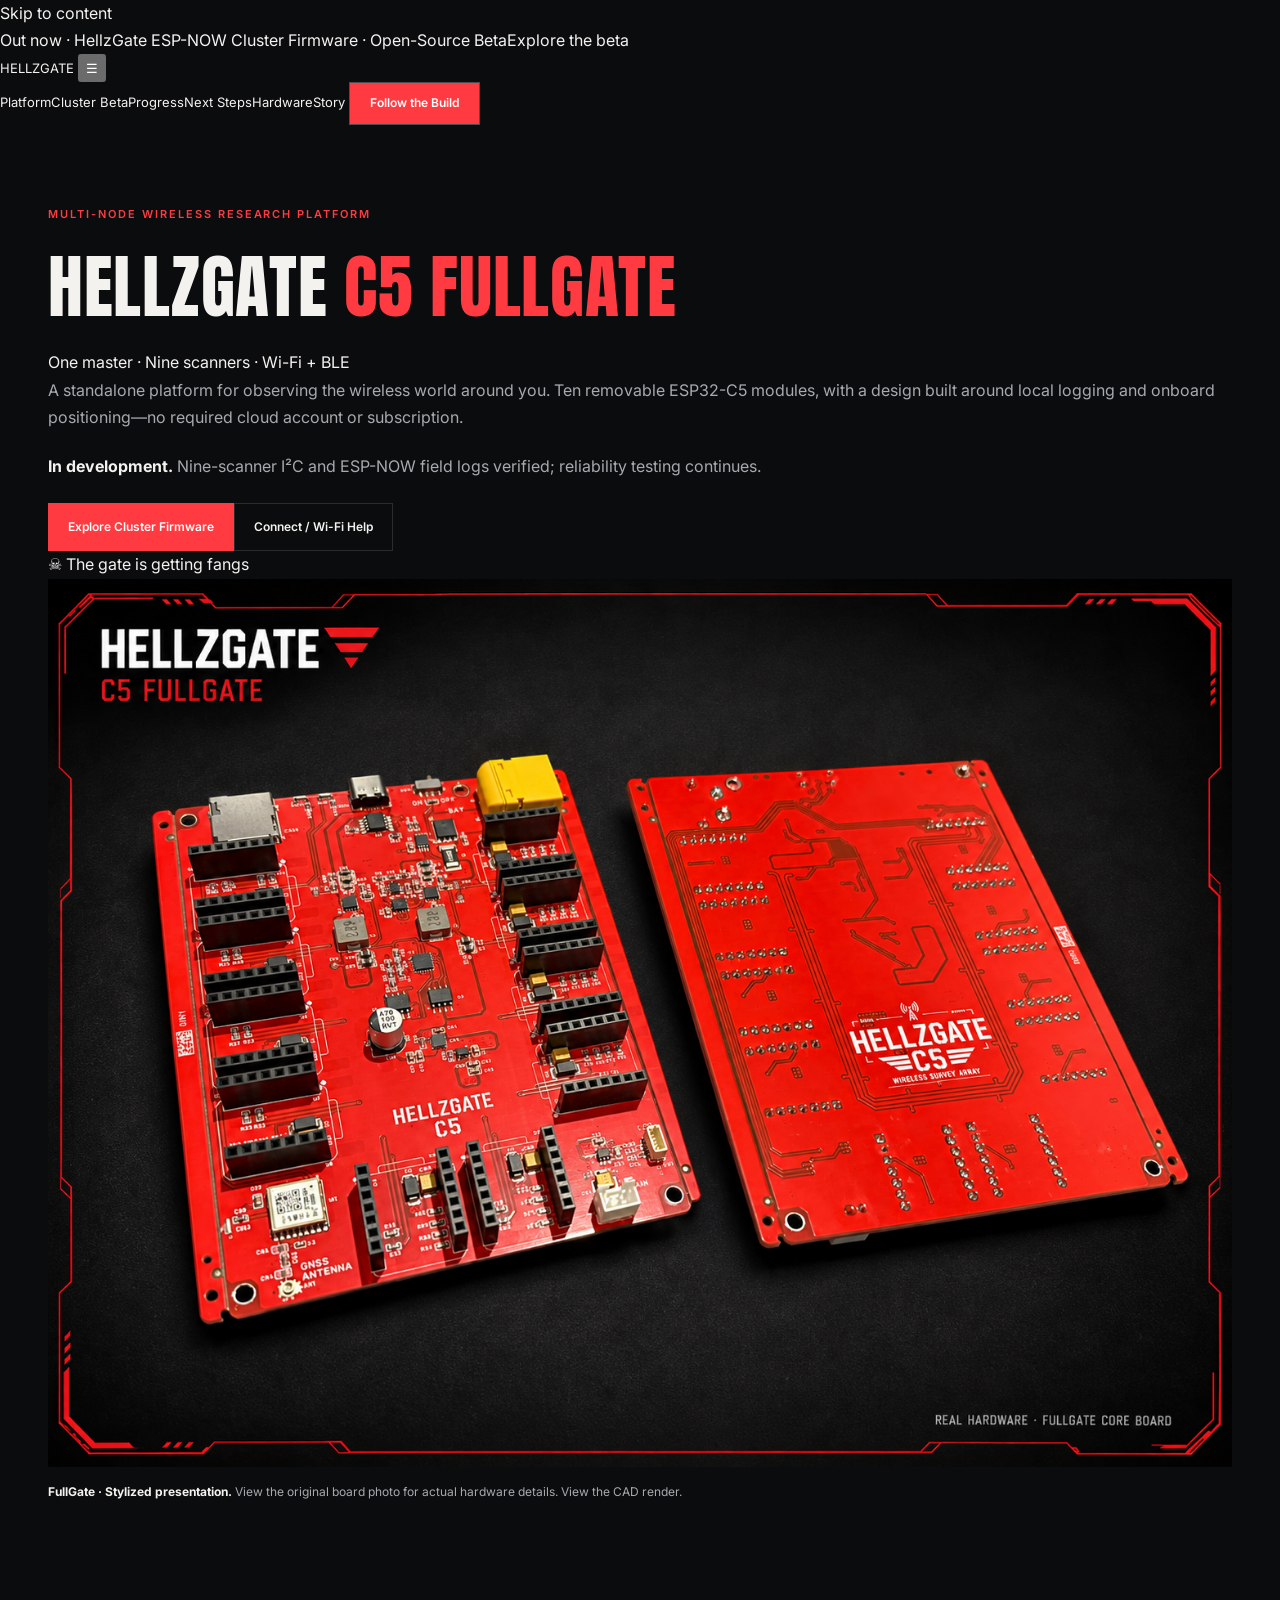
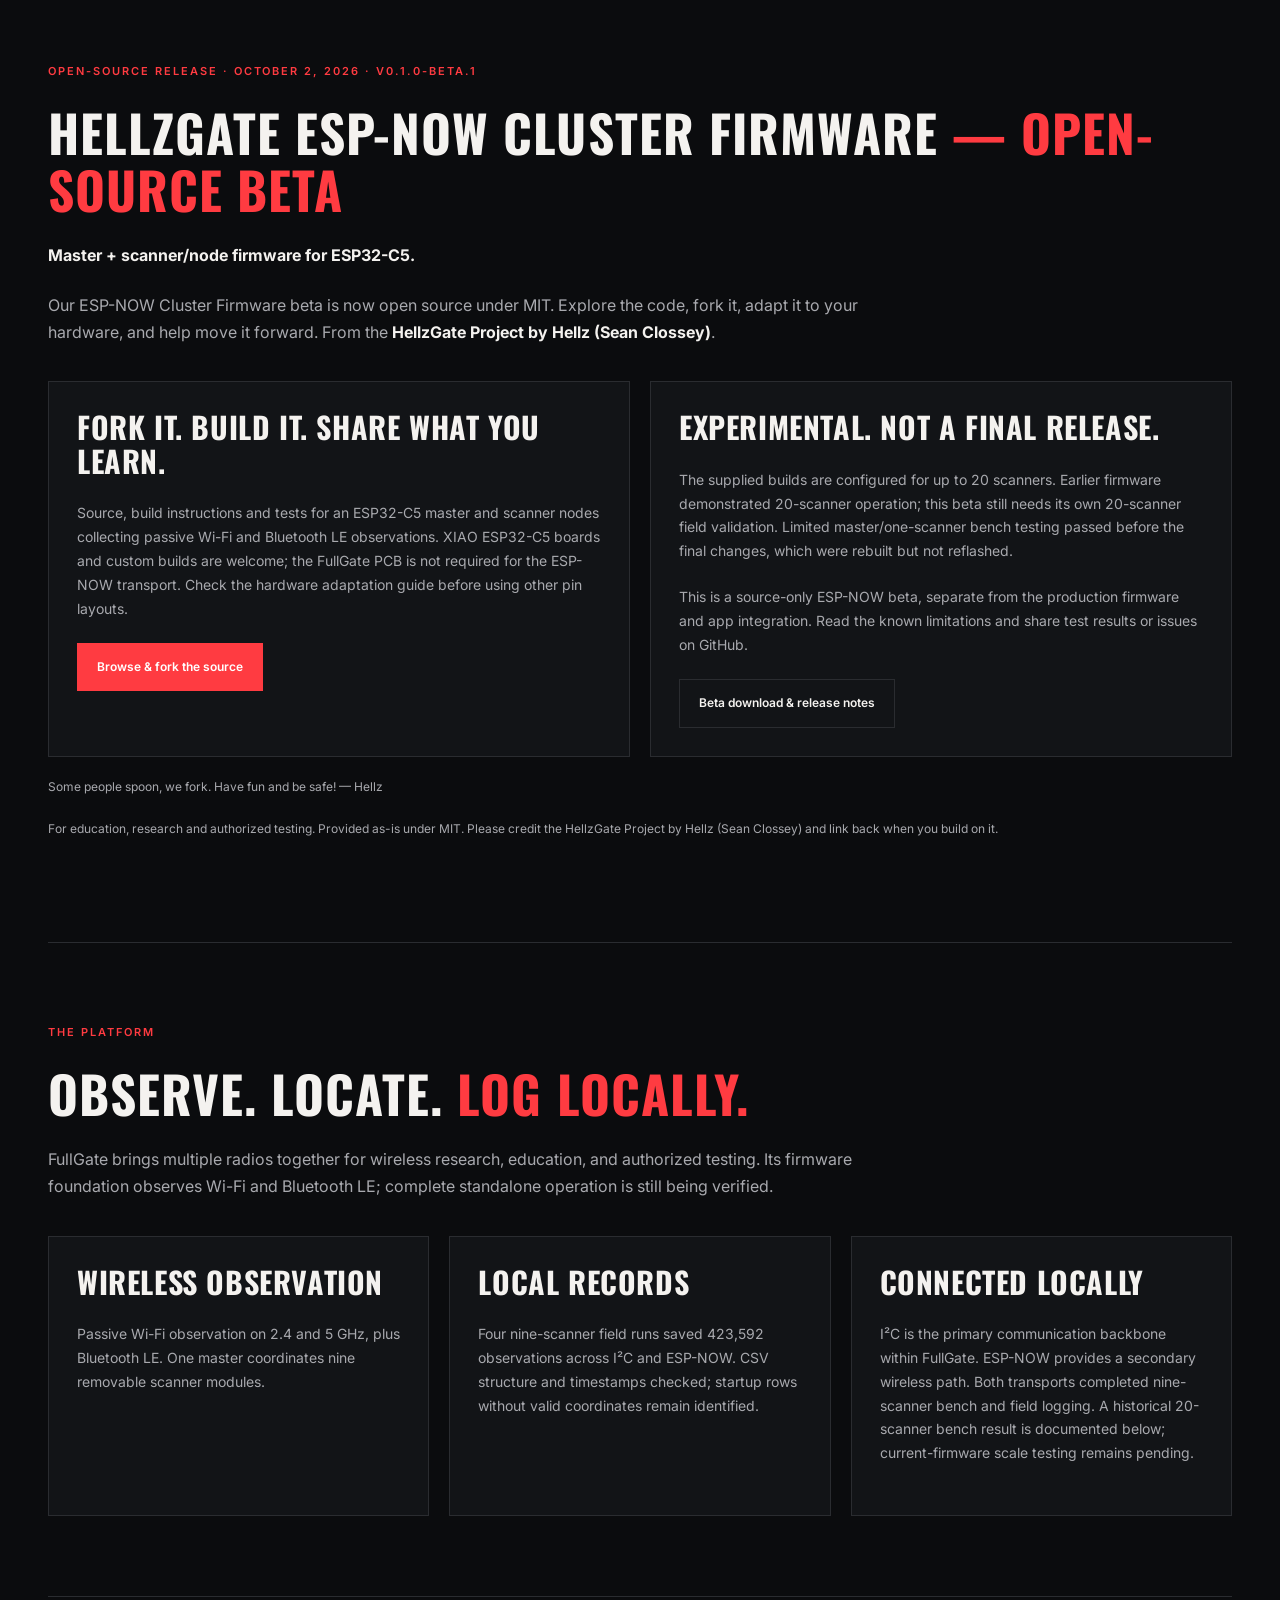
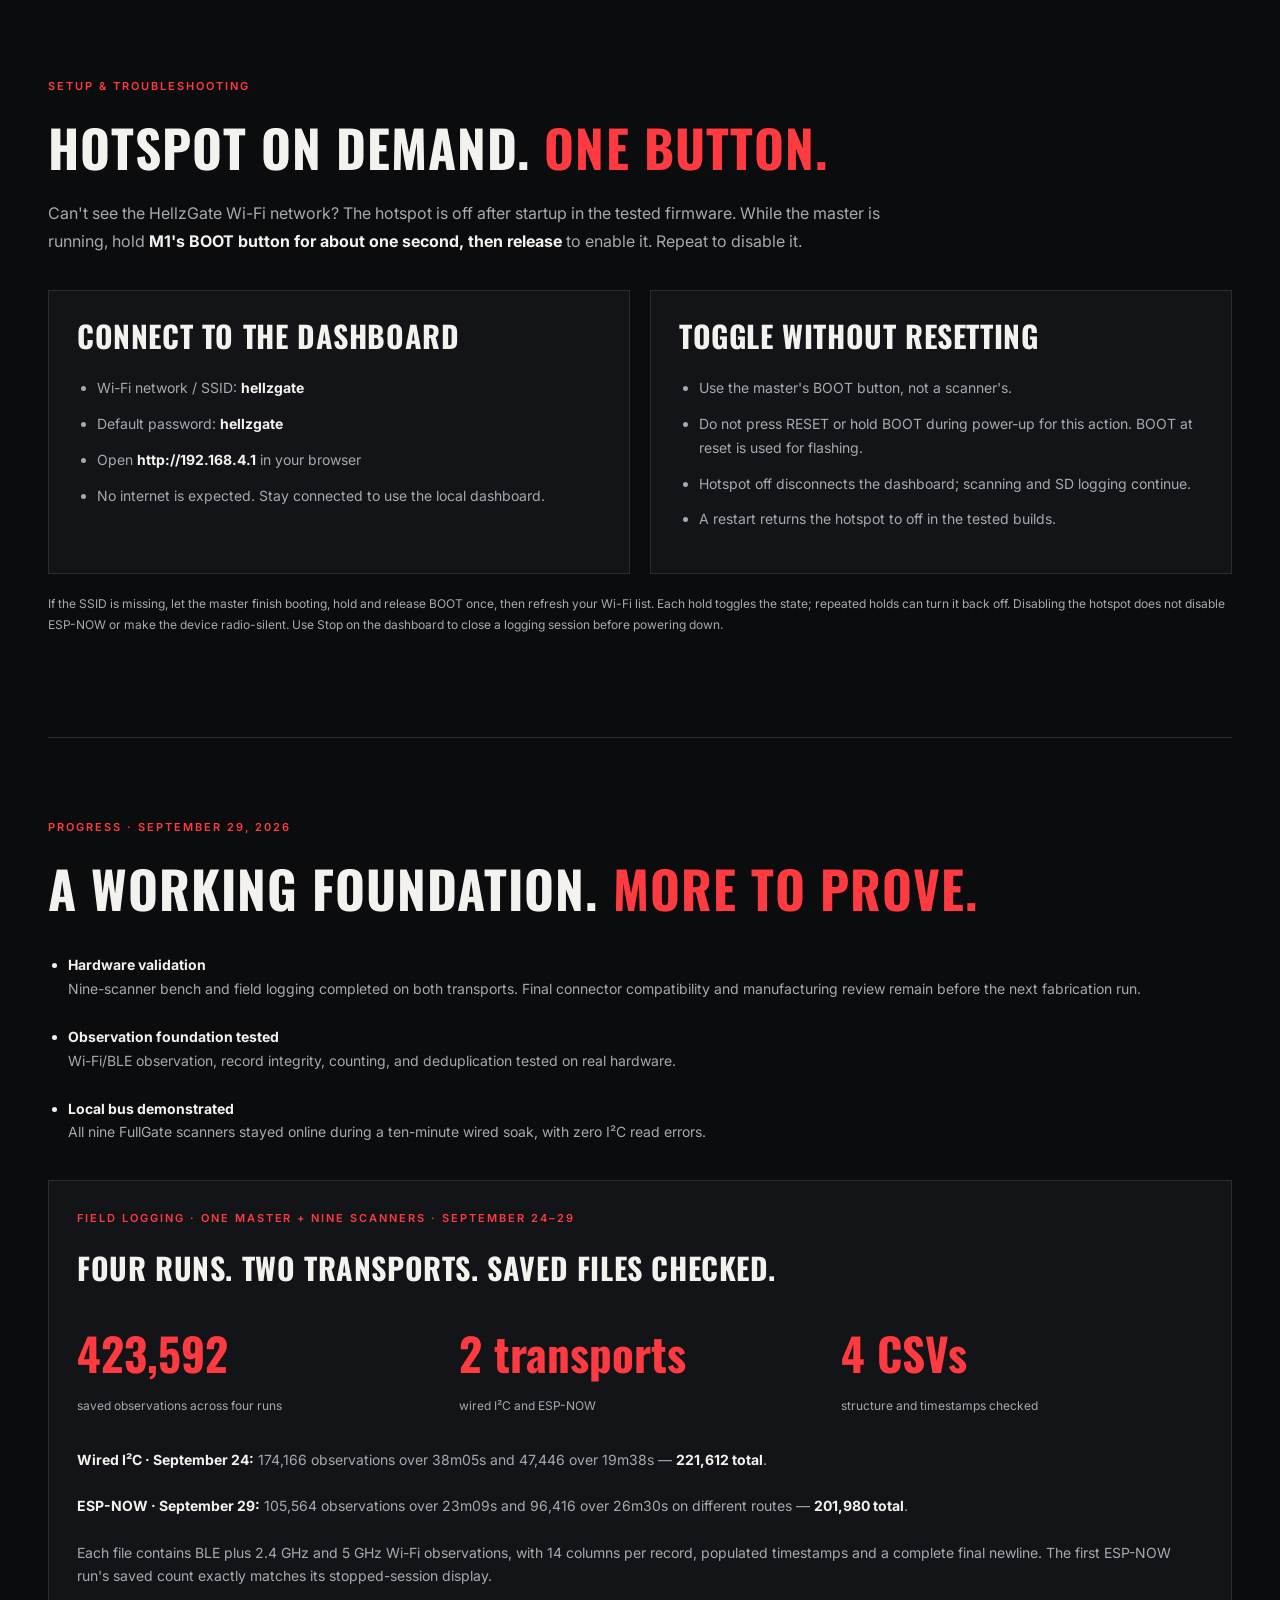
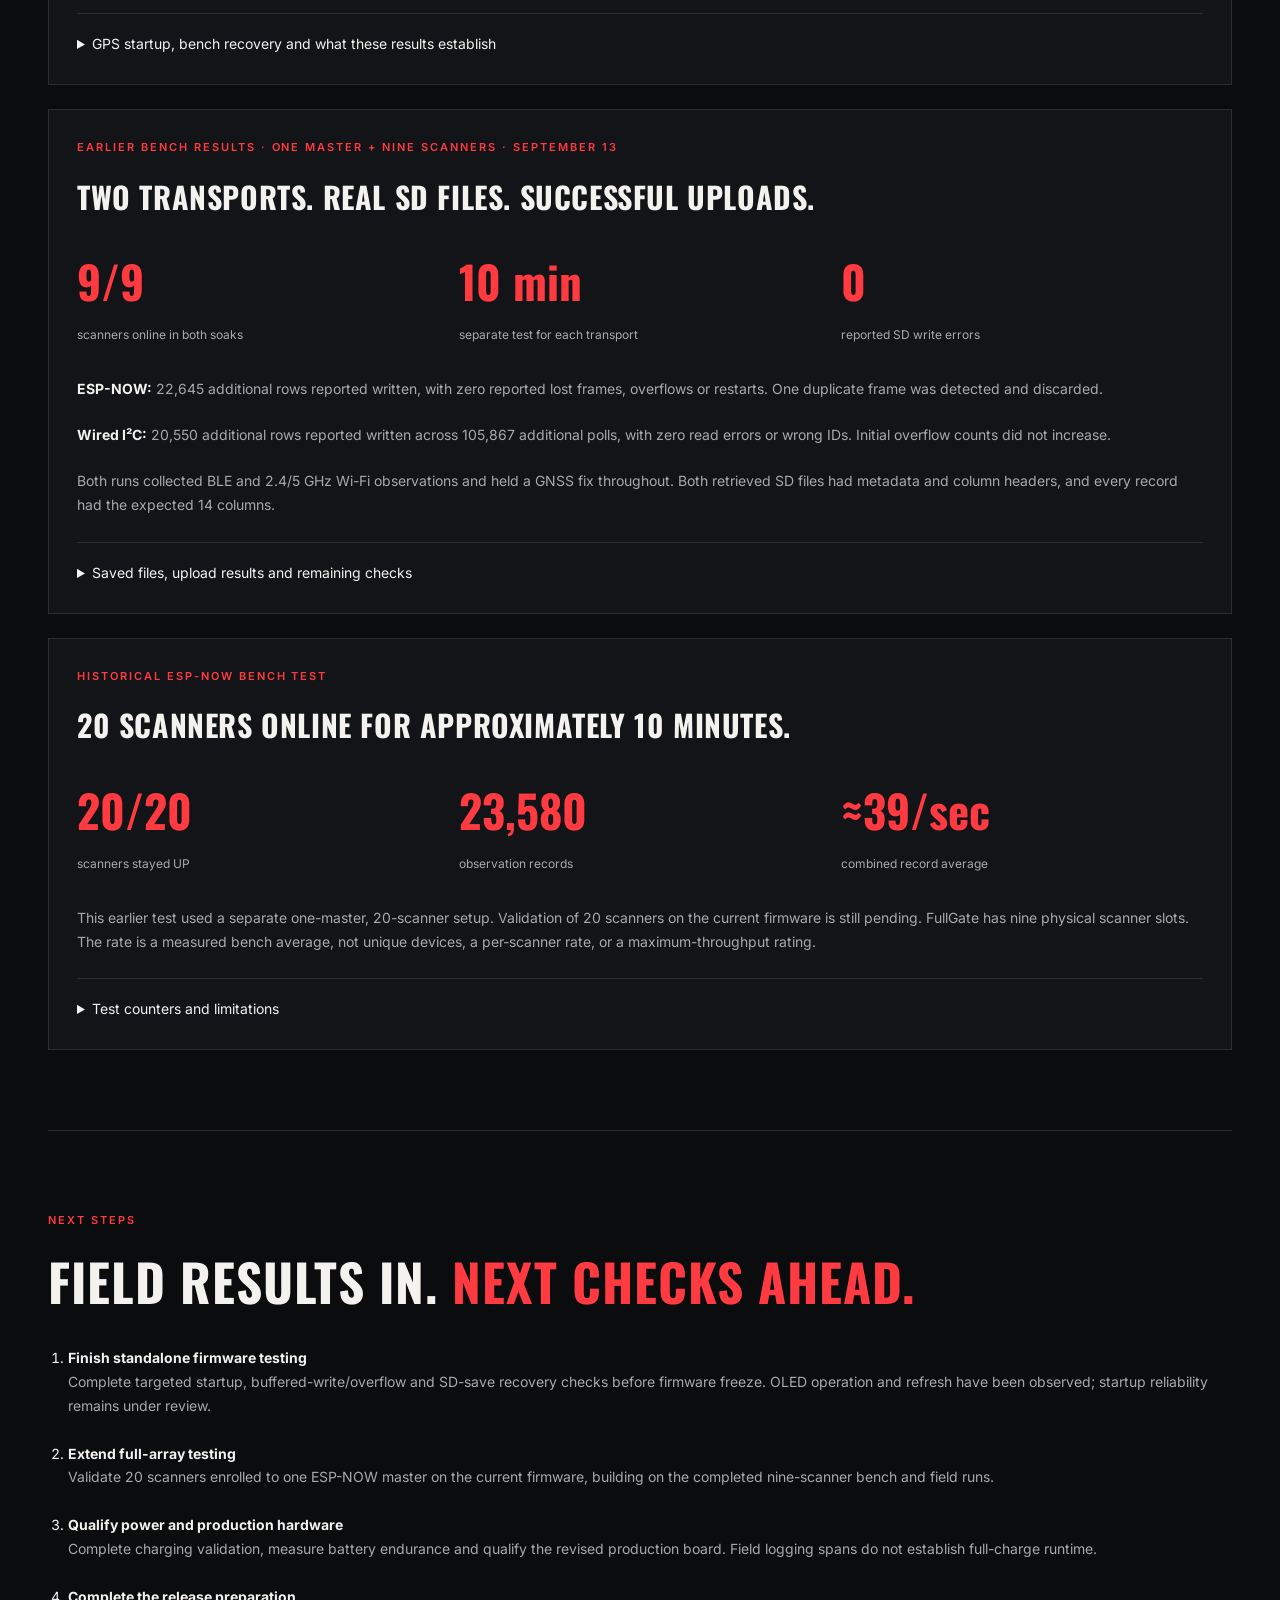
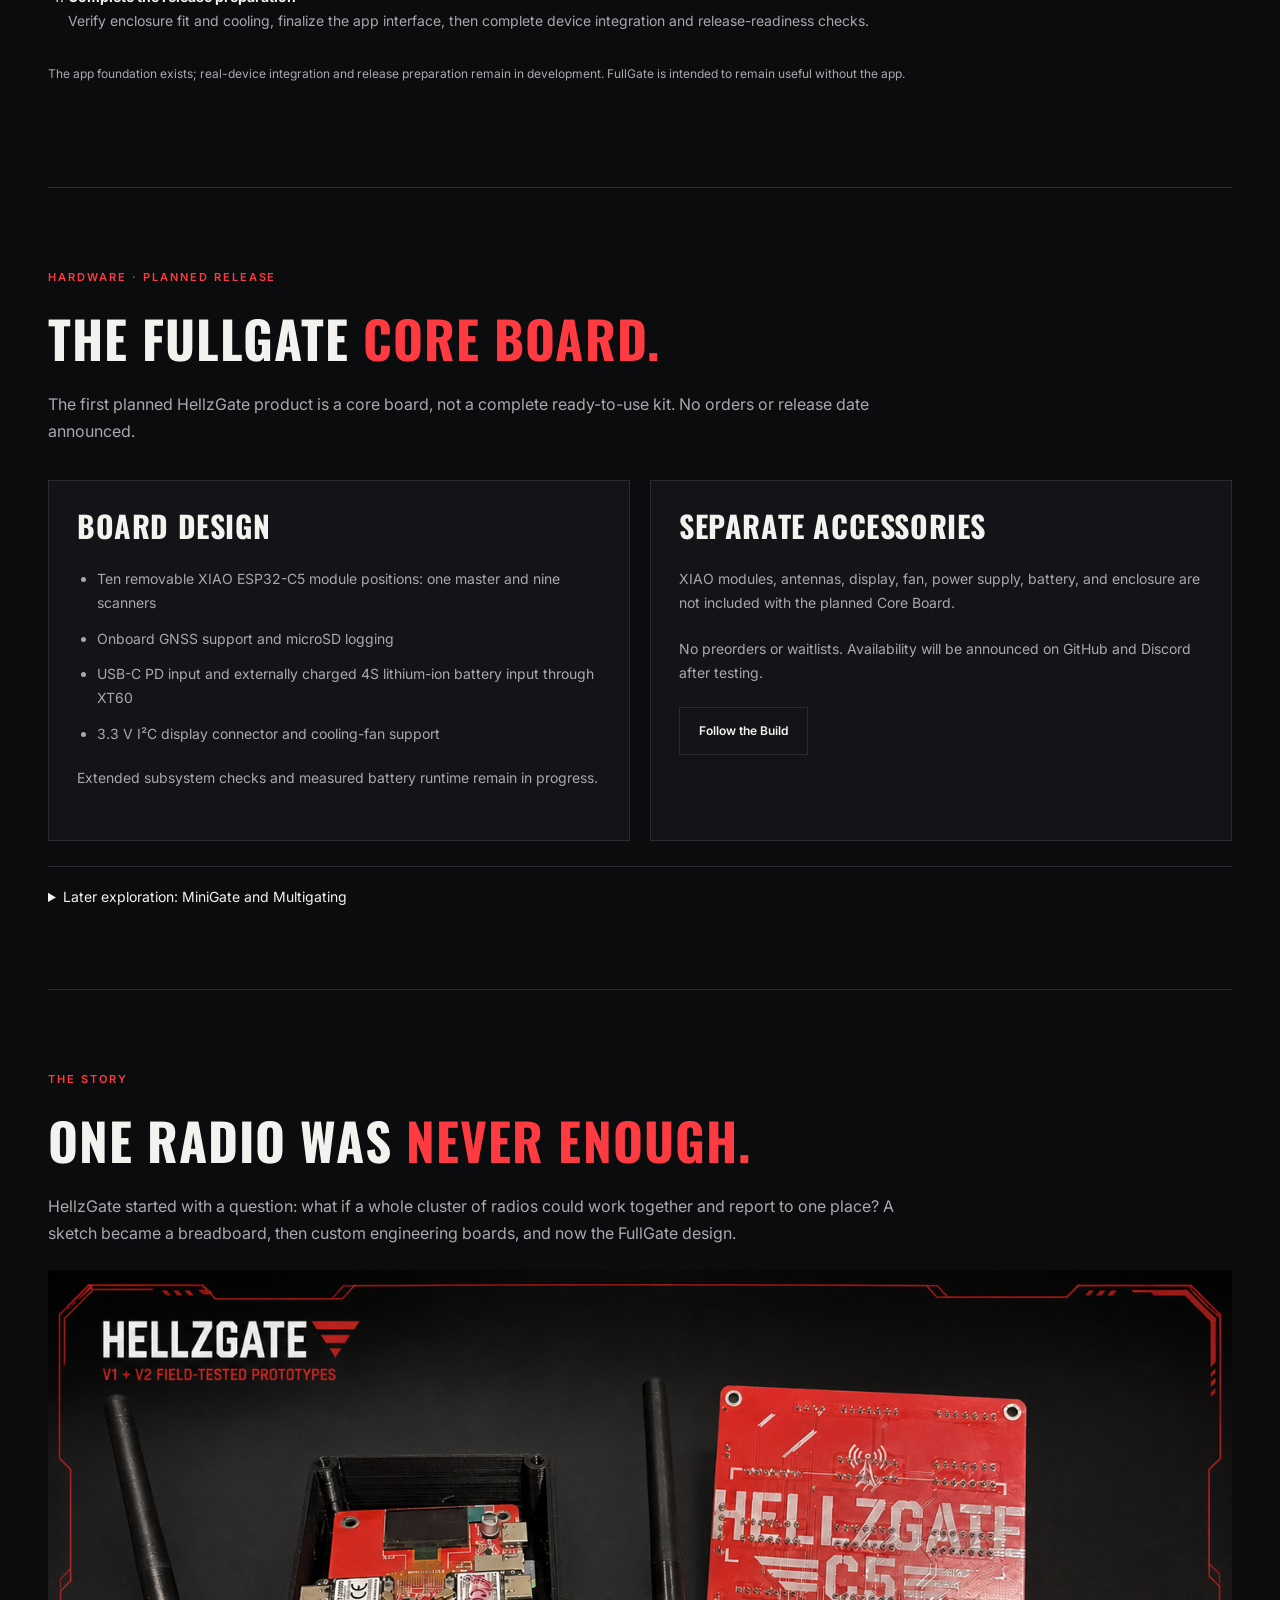
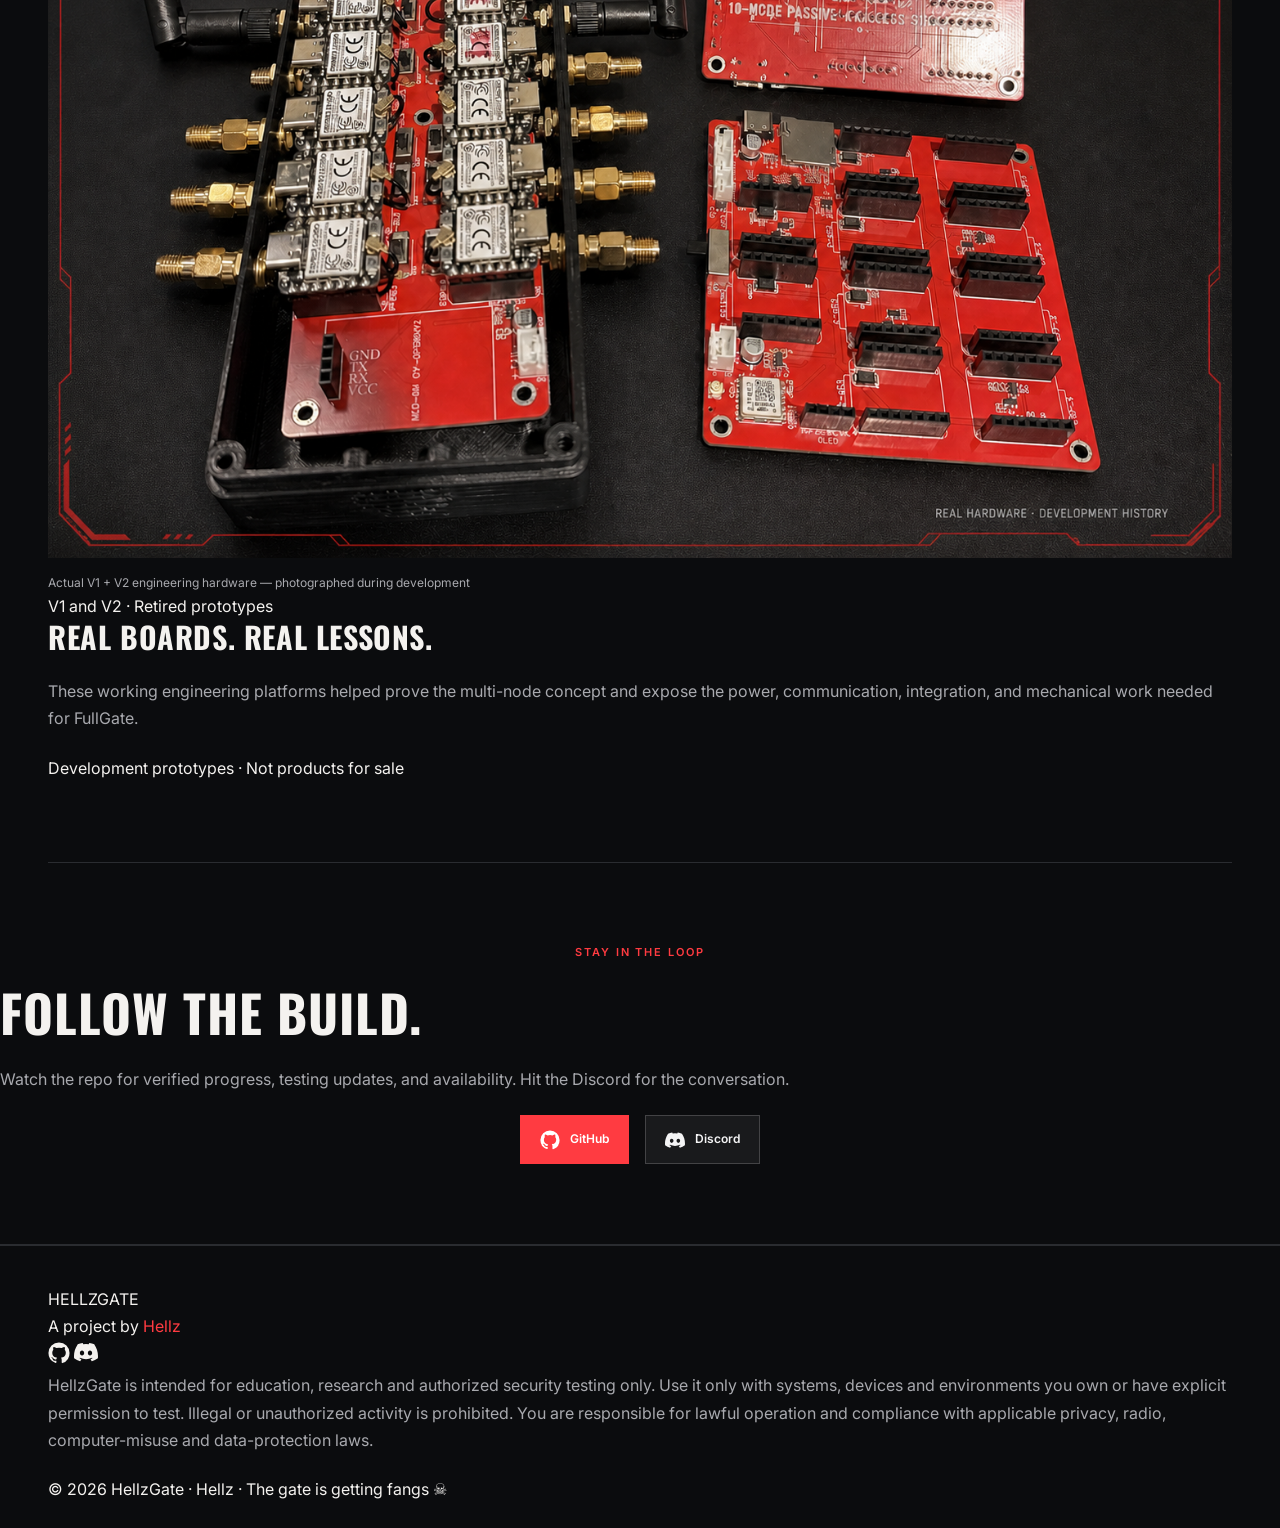
<file: index.html>
<!DOCTYPE html>
<html lang="en">
<head>
  <!-- Google Analytics -->
  <script async src="https://www.googletagmanager.com/gtag/js?id=G-VSFLWY6VBK"></script>
  <script>
    window.dataLayer = window.dataLayer || [];
    function gtag(){dataLayer.push(arguments);}
    gtag('js', new Date());
    gtag('config', 'G-VSFLWY6VBK');
  </script>

<meta charset="UTF-8">
<meta name="viewport" content="width=device-width, initial-scale=1.0">
<title>HellzGate C5 FullGate — Multi-Node Wireless Research Platform</title>
<meta name="description" content="Explore HellzGate's ESP32-C5 wireless research platform, FullGate hardware, open-source ESP-NOW firmware, field results, and companion app development.">
<link rel="icon" href="/favicon.ico" sizes="any">
<link rel="apple-touch-icon" href="/apple-touch-icon.png">

<!-- Open Graph / social preview -->
<meta property="og:type" content="website">
<meta property="og:site_name" content="HellzGate">
<meta property="og:title" content="HellzGate C5 FullGate — Multi-Node Wireless Research Platform">
<meta property="og:description" content="One master, nine removable ESP32-C5 nodes, onboard GNSS support, local microSD logging and a firmware foundation for education, research and authorized testing.">
<meta property="og:url" content="https://hellzgate.com/">
<meta name="twitter:card" content="summary">
<meta name="twitter:title" content="HellzGate C5 FullGate — Multi-Node Wireless Research Platform">
<meta name="twitter:description" content="One master, nine removable ESP32-C5 nodes, onboard GNSS support, local logging and a flexible foundation for authorized wireless research.">
<meta name="theme-color" content="#080809">

<link rel="preconnect" href="https://fonts.googleapis.com">
<link rel="preconnect" href="https://fonts.gstatic.com" crossorigin>
<link href="https://fonts.googleapis.com/css2?family=Anton&family=Oswald:wght@400;500;600;700&family=Inter:wght@400;500;600&display=swap" rel="stylesheet">
<link rel="stylesheet" href="styles.css">
</head>
<body>

<a class="skip-link" href="#what">Skip to content</a>
<div class="announce-bar"><span>Out now · HellzGate ESP-NOW Cluster Firmware · Open-Source Beta</span><a href="#espnow-beta">Explore the beta</a></div>
<nav aria-label="Main navigation">
<div class="wrap nav-in">
<a href="#top" class="logo">HELLZGATE</a>
<button class="burger" aria-controls="main-menu" aria-expanded="false" aria-label="Open navigation">☰</button>
<div class="nav-links" id="main-menu">
<a href="#what">Platform</a><a href="#espnow-beta">Cluster Beta</a><a href="#progress">Progress</a><a href="#next">Next Steps</a><a href="#store">Hardware</a><a href="#journey">Story</a>
<a href="#notify" class="btn btn-red nav-cta">Follow the Build</a>
</div></div></nav>
<main>
<header class="hero" id="top">
<div class="wrap hero-grid">
<div>
<div class="eyebrow">Multi-Node Wireless Research Platform</div>
<h1>HELLZGATE <span class="c5">C5 FULLGATE</span></h1>
<div class="tag">One master · Nine scanners · Wi-Fi + BLE</div>
<p class="lead">A standalone platform for observing the wireless world around you. Ten removable ESP32-C5 modules, with a design built around local logging and onboard positioning—no required cloud account or subscription.</p>
<p class="hero-status"><strong>In development.</strong> Nine-scanner I²C and ESP-NOW field logs verified; reliability testing continues.</p>
<div class="cta-row"><a href="#espnow-beta" class="btn btn-red">Explore Cluster Firmware</a><a href="#hotspot" class="btn btn-ghost">Connect / Wi-Fi Help</a></div>
<div class="fangs">☠ The gate is getting fangs</div>
</div>
<figure id="fullgate-render" class="core-render">
<a href="fullgate-display.png"><img src="fullgate-display.png" alt="FullGate boards in a black and red presentation graphic" fetchpriority="high"></a>
<figcaption><strong>FullGate · Stylized presentation.</strong> <a href="fullgate-development.jpg">View the original board photo for actual hardware details.</a> <a href="fullgate-core-board-cad.jpg">View the CAD render.</a></figcaption>
</figure>
</div></header>
<section id="espnow-beta" class="beta-release" aria-labelledby="beta-title">
<div class="wrap">
<div class="eyebrow">Open-source release · October 2, 2026 · v0.1.0-beta.1</div>
<h2 id="beta-title">HellzGate ESP-NOW Cluster Firmware <span class="red">— Open-Source Beta</span></h2>
<p class="lead-p"><strong>Master + scanner/node firmware for ESP32-C5.</strong></p>
<p class="lead-p section-intro">Our ESP-NOW Cluster Firmware beta is now open source under MIT. Explore the code, fork it, adapt it to your hardware, and help move it forward. From the <strong>HellzGate Project by Hellz (Sean Clossey)</strong>.</p>
<div class="hardware-grid">
<article class="panel"><h3>Fork it. Build it. Share what you learn.</h3><p>Source, build instructions and tests for an ESP32-C5 master and scanner nodes collecting passive Wi-Fi and Bluetooth LE observations. XIAO ESP32-C5 boards and custom builds are welcome; the FullGate PCB is not required for the ESP-NOW transport. Check the hardware adaptation guide before using other pin layouts.</p><a class="btn btn-red" href="https://github.com/Hellz0wnzJ00/hellzgate-espnow-cluster">Browse &amp; fork the source</a></article>
<article class="panel"><h3>Experimental. Not a final release.</h3><p>The supplied builds are configured for up to 20 scanners. Earlier firmware demonstrated 20-scanner operation; this beta still needs its own 20-scanner field validation. Limited master/one-scanner bench testing passed before the final changes, which were rebuilt but not reflashed.</p><p>This is a source-only ESP-NOW beta, separate from the production firmware and app integration. Read the known limitations and share test results or issues on GitHub.</p><a class="btn btn-ghost" href="https://github.com/Hellz0wnzJ00/hellzgate-espnow-cluster/releases/tag/v0.1.0-beta.1">Beta download &amp; release notes</a></article>
</div>
<p class="note">Some people spoon, we fork. Have fun and be safe! — Hellz</p>
<p class="note">For education, research and authorized testing. Provided as-is under MIT. Please credit the HellzGate Project by Hellz (Sean Clossey) and link back when you build on it.</p>
</div></section>
<section id="what">
<div class="wrap">
<div class="eyebrow">The Platform</div>
<h2>Observe. Locate. <span class="red">Log locally.</span></h2>
<p class="lead-p section-intro">FullGate brings multiple radios together for wireless research, education, and authorized testing. Its firmware foundation observes Wi-Fi and Bluetooth LE; complete standalone operation is still being verified.</p>
<div class="capability-grid">
<article class="panel"><h3>Wireless observation</h3><p>Passive Wi-Fi observation on 2.4 and 5 GHz, plus Bluetooth LE. One master coordinates nine removable scanner modules.</p></article>
<article class="panel"><h3>Local records</h3><p>Four nine-scanner field runs saved 423,592 observations across I²C and ESP-NOW. CSV structure and timestamps checked; startup rows without valid coordinates remain identified.</p></article>
<article class="panel"><h3>Connected locally</h3><p>I²C is the primary communication backbone within FullGate. ESP-NOW provides a secondary wireless path. Both transports completed nine-scanner bench and field logging. A historical 20-scanner bench result is documented below; current-firmware scale testing remains pending.</p></article>
</div>
</div></section>
<section id="hotspot">
<div class="wrap">
<div class="eyebrow">Setup &amp; Troubleshooting</div>
<h2>Hotspot on demand. <span class="red">One button.</span></h2>
<p class="lead-p section-intro">Can't see the HellzGate Wi-Fi network? The hotspot is off after startup in the tested firmware. While the master is running, hold <strong>M1's BOOT button for about one second, then release</strong> to enable it. Repeat to disable it.</p>
<div class="hardware-grid">
<article class="panel"><h3>Connect to the dashboard</h3><ul class="spec-list">
<li>Wi-Fi network / SSID: <strong>hellzgate</strong></li>
<li>Default password: <strong>hellzgate</strong></li>
<li>Open <strong>http://192.168.4.1</strong> in your browser</li>
<li>No internet is expected. Stay connected to use the local dashboard.</li>
</ul></article>
<article class="panel"><h3>Toggle without resetting</h3><ul class="spec-list">
<li>Use the master's BOOT button, not a scanner's.</li>
<li>Do not press RESET or hold BOOT during power-up for this action. BOOT at reset is used for flashing.</li>
<li>Hotspot off disconnects the dashboard; scanning and SD logging continue.</li>
<li>A restart returns the hotspot to off in the tested builds.</li>
</ul></article>
</div>
<p class="note">If the SSID is missing, let the master finish booting, hold and release BOOT once, then refresh your Wi-Fi list. Each hold toggles the state; repeated holds can turn it back off. Disabling the hotspot does not disable ESP-NOW or make the device radio-silent. Use Stop on the dashboard to close a logging session before powering down.</p>
</div></section>
<section id="progress" class="features">
<div class="wrap">
<div class="eyebrow">Progress · September 29, 2026</div>
<h2>A working foundation. <span class="red">More to prove.</span></h2>
<ul class="milestones">
<li><strong>Hardware validation</strong><span>Nine-scanner bench and field logging completed on both transports. Final connector compatibility and manufacturing review remain before the next fabrication run.</span></li>
<li><strong>Observation foundation tested</strong><span>Wi-Fi/BLE observation, record integrity, counting, and deduplication tested on real hardware.</span></li>
<li><strong>Local bus demonstrated</strong><span>All nine FullGate scanners stayed online during a ten-minute wired soak, with zero I²C read errors.</span></li>
</ul>
<div class="panel bench-result">
<div class="eyebrow">Field logging · One master + nine scanners · September 24–29</div>
<h3>Four runs. Two transports. Saved files checked.</h3>
<div class="results-grid"><div><strong>423,592</strong><span>saved observations across four runs</span></div><div><strong>2 transports</strong><span>wired I²C and ESP-NOW</span></div><div><strong>4 CSVs</strong><span>structure and timestamps checked</span></div></div>
<p><strong>Wired I²C · September 24:</strong> 174,166 observations over 38m05s and 47,446 over 19m38s — <strong>221,612 total</strong>.</p>
<p><strong>ESP-NOW · September 29:</strong> 105,564 observations over 23m09s and 96,416 over 26m30s on different routes — <strong>201,980 total</strong>.</p>
<p>Each file contains BLE plus 2.4 GHz and 5 GHz Wi-Fi observations, with 14 columns per record, populated timestamps and a complete final newline. The first ESP-NOW run's saved count exactly matches its stopped-session display.</p>
<details><summary>GPS startup, bench recovery and what these results establish</summary>
<p>Initial rows have zero coordinates: 2,069 and 339 in the I²C files; 1,043 and 503 in the ESP-NOW files. Later records have nonzero coordinates. Those startup placeholders are not valid locations. Raw logs, addresses and route coordinates remain private.</p>
<p>A separate September 29 ESP-NOW bench run saved 34,780 observations over 17m04s, matching its logged close. A controlled scanner reset showed nine-to-eight-to-nine recovery while the other scanners continued delivering records; the phone dashboard operated alongside logging.</p>
<p>Counts are observations, not unique devices. Durations span the first and last saved records, not battery endurance. Different routes and firmware builds prevent treating these totals as a transport benchmark. CSVs alone do not prove zero radio loss or uninterrupted node uptime; no independent Stop count was available for the second ESP-NOW field run.</p>
</details>
</div>
<div class="panel bench-result">
<div class="eyebrow">Earlier bench results · One master + nine scanners · September 13</div>
<h3>Two transports. Real SD files. Successful uploads.</h3>
<div class="results-grid"><div><strong>9/9</strong><span>scanners online in both soaks</span></div><div><strong>10 min</strong><span>separate test for each transport</span></div><div><strong>0</strong><span>reported SD write errors</span></div></div>
<p><strong>ESP-NOW:</strong> 22,645 additional rows reported written, with zero reported lost frames, overflows or restarts. One duplicate frame was detected and discarded.</p>
<p><strong>Wired I²C:</strong> 20,550 additional rows reported written across 105,867 additional polls, with zero read errors or wrong IDs. Initial overflow counts did not increase.</p>
<p>Both runs collected BLE and 2.4/5 GHz Wi-Fi observations and held a GNSS fix throughout. Both retrieved SD files had metadata and column headers, and every record had the expected 14 columns.</p>
<details><summary>Saved files, upload results and remaining checks</summary>
<p>The ESP-NOW file contained 47,273 records, all accepted by the tested upload service. The I²C file contained 29,102 records; an upload copy removed 63 placeholder timestamps, and all remaining 29,039 records were accepted. File totals include recording outside the timed soak windows. This verifies the tested upload path, not every service.</p>
<p>These September 13 results are retained as history. Field results are above; battery endurance and charging validation remain separate checks. Neither bench nor field runs alone establish production readiness.</p>
</details>
</div>
<div class="panel bench-result">
<div class="eyebrow">Historical ESP-NOW bench test</div>
<h3>20 scanners online for approximately 10 minutes.</h3>
<div class="results-grid"><div><strong>20/20</strong><span>scanners stayed UP</span></div><div><strong>23,580</strong><span>observation records</span></div><div><strong>≈39/sec</strong><span>combined record average</span></div></div>
<p>This earlier test used a separate one-master, 20-scanner setup. Validation of 20 scanners on the current firmware is still pending. FullGate has nine physical scanner slots. The rate is a measured bench average, not unique devices, a per-scanner rate, or a maximum-throughput rating.</p>
<details><summary>Test counters and limitations</summary>
<p>The timed window recorded 13,782 frames, no new reported lost frames, overflow, dropouts, or restarts, one new duplicate indication, and zero bad-CRC, bad-field, or table-full errors.</p>
<p>These are timed-window deltas, not cumulative startup counters. All scanners had antennas, but antenna types and observation loads differed. This does not establish maximum RF capacity or complete field performance.</p>
</details>
</div>
</div></section>
<section id="next">
<div class="wrap">
<div class="eyebrow">Next Steps</div><h2>Field results in. <span class="red">Next checks ahead.</span></h2>
<ol class="roadmap">
<li><strong>Finish standalone firmware testing</strong><span>Complete targeted startup, buffered-write/overflow and SD-save recovery checks before firmware freeze. OLED operation and refresh have been observed; startup reliability remains under review.</span></li>
<li><strong>Extend full-array testing</strong><span>Validate 20 scanners enrolled to one ESP-NOW master on the current firmware, building on the completed nine-scanner bench and field runs.</span></li>
<li><strong>Qualify power and production hardware</strong><span>Complete charging validation, measure battery endurance and qualify the revised production board. Field logging spans do not establish full-charge runtime.</span></li>
<li><strong>Complete the release preparation</strong><span>Verify enclosure fit and cooling, finalize the app interface, then complete device integration and release-readiness checks.</span></li>
</ol>
<p class="note">The app foundation exists; real-device integration and release preparation remain in development. FullGate is intended to remain useful without the app.</p>
</div></section>
<section class="store" id="store">
<div class="wrap">
<div class="eyebrow">Hardware · Planned Release</div><h2>The FullGate <span class="red">Core Board.</span></h2>
<p class="lead-p section-intro">The first planned HellzGate product is a core board, not a complete ready-to-use kit. No orders or release date announced.</p>
<div id="hz-buy-active" hidden><div id="product-component-hellzgate"></div></div>
<div id="hz-coming-soon" class="hardware-grid">
<div class="panel"><h3>Board design</h3><ul class="spec-list">
<li>Ten removable XIAO ESP32-C5 module positions: one master and nine scanners</li>
<li>Onboard GNSS support and microSD logging</li>
<li>USB-C PD input and externally charged 4S lithium-ion battery input through XT60</li>
<li>3.3 V I²C display connector and cooling-fan support</li>
</ul><p class="note">Extended subsystem checks and measured battery runtime remain in progress.</p></div>
<div class="panel"><h3>Separate accessories</h3><p>XIAO modules, antennas, display, fan, power supply, battery, and enclosure are not included with the planned Core Board.</p><p class="note">No preorders or waitlists. Availability will be announced on GitHub and Discord after testing.</p><a class="btn btn-ghost" href="#notify">Follow the Build</a></div>
</div>
<details class="future"><summary>Later exploration: MiniGate and Multigating</summary><p>MiniGate is a future compact platform, with specifications and timing to follow after FullGate validation.</p><p>Multigating would link independently powered FullGates wirelessly through their local masters to a central collector. It is exploratory, not an implemented feature.</p></details>
</div></section>
<section class="journey" id="journey">
<div class="wrap">
<div class="eyebrow">The Story</div><h2>One radio was <span class="red">never enough.</span></h2>
<p class="lead-p section-intro">HellzGate started with a question: what if a whole cluster of radios could work together and report to one place? A sketch became a breadboard, then custom engineering boards, and now the FullGate design.</p>
<div class="prototype-proof">
<figure class="prototype-photo"><img src="prototype-v1-v2-field-tested.png" alt="Actual HellzGate V1 and V2 field-tested prototype circuit boards" loading="lazy"><figcaption>Actual V1 + V2 engineering hardware — photographed during development</figcaption></figure>
<div class="prototype-copy"><div class="proof-tag">V1 and V2 · Retired prototypes</div><h3>Real boards. Real lessons.</h3><p>These working engineering platforms helped prove the multi-node concept and expose the power, communication, integration, and mechanical work needed for FullGate.</p><div class="not-sale">Development prototypes · Not products for sale</div></div>
</div>
</div></section>
</main>
<section class="cta" id="notify">
<div class="wrap">
<div class="eyebrow" style="text-align:center">Stay in the Loop</div>
<h2>Follow the build.</h2>
<p>Watch the repo for verified progress, testing updates, and availability. Hit the Discord for the conversation.</p>
<div style="display:flex;gap:16px;justify-content:center;flex-wrap:wrap;margin-top:8px">
<a href="https://github.com/Hellz0wnzJ00" target="_blank" rel="noopener" class="btn btn-red" style="display:inline-flex;align-items:center;gap:10px;text-decoration:none">
<svg width="20" height="20" viewBox="0 0 24 24" fill="currentColor" aria-hidden="true"><path d="M12 .5A11.5 11.5 0 0 0 .5 12a11.5 11.5 0 0 0 7.86 10.92c.58.1.79-.25.79-.56v-2c-3.2.7-3.88-1.36-3.88-1.36-.53-1.34-1.29-1.7-1.29-1.7-1.05-.72.08-.7.08-.7 1.16.08 1.77 1.2 1.77 1.2 1.03 1.77 2.7 1.26 3.36.96.1-.75.4-1.26.72-1.55-2.55-.29-5.24-1.28-5.24-5.7 0-1.26.45-2.29 1.19-3.1-.12-.29-.52-1.46.11-3.05 0 0 .97-.31 3.18 1.18a11 11 0 0 1 5.8 0c2.2-1.49 3.17-1.18 3.17-1.18.63 1.59.23 2.76.11 3.05.74.81 1.19 1.84 1.19 3.1 0 4.43-2.7 5.4-5.26 5.69.41.36.78 1.05.78 2.12v3.15c0 .31.21.67.8.56A11.5 11.5 0 0 0 23.5 12 11.5 11.5 0 0 0 12 .5Z"/></svg>
GitHub
</a>
<a href="https://discord.gg/hellzgate" target="_blank" rel="noopener" class="btn" style="display:inline-flex;align-items:center;gap:10px;text-decoration:none;background:rgba(255,255,255,.06);border-color:rgba(255,255,255,.18);color:#f4f4f5" onmouseover="this.style.borderColor='#ff2233';this.style.background='rgba(255,34,51,.06)'" onmouseout="this.style.borderColor='rgba(255,255,255,.18)';this.style.background='rgba(255,255,255,.06)'">
<svg width="20" height="20" viewBox="0 0 24 24" fill="currentColor" aria-hidden="true"><path d="M20.32 4.37A19.8 19.8 0 0 0 15.4 2.9a.07.07 0 0 0-.08.03c-.2.38-.44.87-.6 1.25a18.3 18.3 0 0 0-5.46 0c-.16-.39-.4-.87-.61-1.25a.08.08 0 0 0-.08-.03 19.7 19.7 0 0 0-4.9 1.47.07.07 0 0 0-.03.03C.53 9.09-.32 13.68.1 18.22a.08.08 0 0 0 .03.05 19.9 19.9 0 0 0 5.99 3 .08.08 0 0 0 .08-.02c.46-.63.87-1.29 1.23-1.99a.08.08 0 0 0-.04-.11c-.65-.25-1.27-.55-1.87-.89a.08.08 0 0 1-.01-.13l.37-.29a.07.07 0 0 1 .08-.01c3.92 1.79 8.18 1.79 12.06 0a.07.07 0 0 1 .08 0l.37.3a.08.08 0 0 1-.01.13c-.6.34-1.22.64-1.87.89a.08.08 0 0 0-.04.11c.36.7.78 1.36 1.23 1.99a.08.08 0 0 0 .08.02 19.8 19.8 0 0 0 6-3 .08.08 0 0 0 .03-.05c.5-5.25-.84-9.8-3.55-13.82a.06.06 0 0 0-.03-.03ZM8.02 15.45c-1.18 0-2.15-1.08-2.15-2.42 0-1.33.95-2.42 2.15-2.42 1.21 0 2.18 1.1 2.16 2.42 0 1.34-.95 2.42-2.16 2.42Zm7.97 0c-1.18 0-2.15-1.08-2.15-2.42 0-1.33.95-2.42 2.15-2.42 1.21 0 2.18 1.1 2.16 2.42 0 1.34-.94 2.42-2.16 2.42Z"/></svg>
Discord
</a>
</div>
</div>
</section>

<footer>
<div class="wrap">
<div class="foot-logo">HELLZGATE</div>
<div class="built-by">A project by <span class="red">Hellz</span></div>
<div class="socials">
<a href="https://github.com/Hellz0wnzJ00" target="_blank" rel="noopener" aria-label="GitHub" title="GitHub">
<svg width="22" height="22" viewBox="0 0 24 24" fill="currentColor"><path d="M12 .5A11.5 11.5 0 0 0 .5 12a11.5 11.5 0 0 0 7.86 10.92c.58.1.79-.25.79-.56v-2c-3.2.7-3.88-1.36-3.88-1.36-.53-1.34-1.29-1.7-1.29-1.7-1.05-.72.08-.7.08-.7 1.16.08 1.77 1.2 1.77 1.2 1.03 1.77 2.7 1.26 3.36.96.1-.75.4-1.26.72-1.55-2.55-.29-5.24-1.28-5.24-5.7 0-1.26.45-2.29 1.19-3.1-.12-.29-.52-1.46.11-3.05 0 0 .97-.31 3.18 1.18a11 11 0 0 1 5.8 0c2.2-1.49 3.17-1.18 3.17-1.18.63 1.59.23 2.76.11 3.05.74.81 1.19 1.84 1.19 3.1 0 4.43-2.7 5.4-5.26 5.69.41.36.78 1.05.78 2.12v3.15c0 .31.21.67.8.56A11.5 11.5 0 0 0 23.5 12 11.5 11.5 0 0 0 12 .5Z"/></svg>
</a>
<a href="https://discord.gg/hellzgate" target="_blank" rel="noopener" aria-label="Discord" title="Discord">
<svg width="24" height="24" viewBox="0 0 24 24" fill="currentColor"><path d="M20.32 4.37A19.8 19.8 0 0 0 15.4 2.9a.07.07 0 0 0-.08.03c-.2.38-.44.87-.6 1.25a18.3 18.3 0 0 0-5.46 0c-.16-.39-.4-.87-.61-1.25a.08.08 0 0 0-.08-.03 19.7 19.7 0 0 0-4.9 1.47.07.07 0 0 0-.03.03C.53 9.09-.32 13.68.1 18.22a.08.08 0 0 0 .03.05 19.9 19.9 0 0 0 5.99 3 .08.08 0 0 0 .08-.02c.46-.63.87-1.29 1.23-1.99a.08.08 0 0 0-.04-.11c-.65-.25-1.27-.55-1.87-.89a.08.08 0 0 1-.01-.13l.37-.29a.07.07 0 0 1 .08-.01c3.92 1.79 8.18 1.79 12.06 0a.07.07 0 0 1 .08 0l.37.3a.08.08 0 0 1-.01.13c-.6.34-1.22.64-1.87.89a.08.08 0 0 0-.04.11c.36.7.78 1.36 1.23 1.99a.08.08 0 0 0 .08.02 19.8 19.8 0 0 0 6-3 .08.08 0 0 0 .03-.05c.5-5.25-.84-9.8-3.55-13.82a.06.06 0 0 0-.03-.03ZM8.02 15.45c-1.18 0-2.15-1.08-2.15-2.42 0-1.33.95-2.42 2.15-2.42 1.21 0 2.18 1.1 2.16 2.42 0 1.34-.95 2.42-2.16 2.42Zm7.97 0c-1.18 0-2.15-1.08-2.15-2.42 0-1.33.95-2.42 2.15-2.42 1.21 0 2.18 1.1 2.16 2.42 0 1.34-.94 2.42-2.16 2.42Z"/></svg>
</a>
</div>
<p class="disclaimer">HellzGate is intended for education, research and authorized security testing only. Use it only with systems, devices and environments you own or have explicit permission to test. Illegal or unauthorized activity is prohibited. You are responsible for lawful operation and compliance with applicable privacy, radio, computer-misuse and data-protection laws.</p>
<div class="foot-meta">© 2026 HellzGate · Hellz · The gate is getting fangs ☠</div>
</div>
</footer>

<script src="app.js"></script>
</body>
</html>
</file>
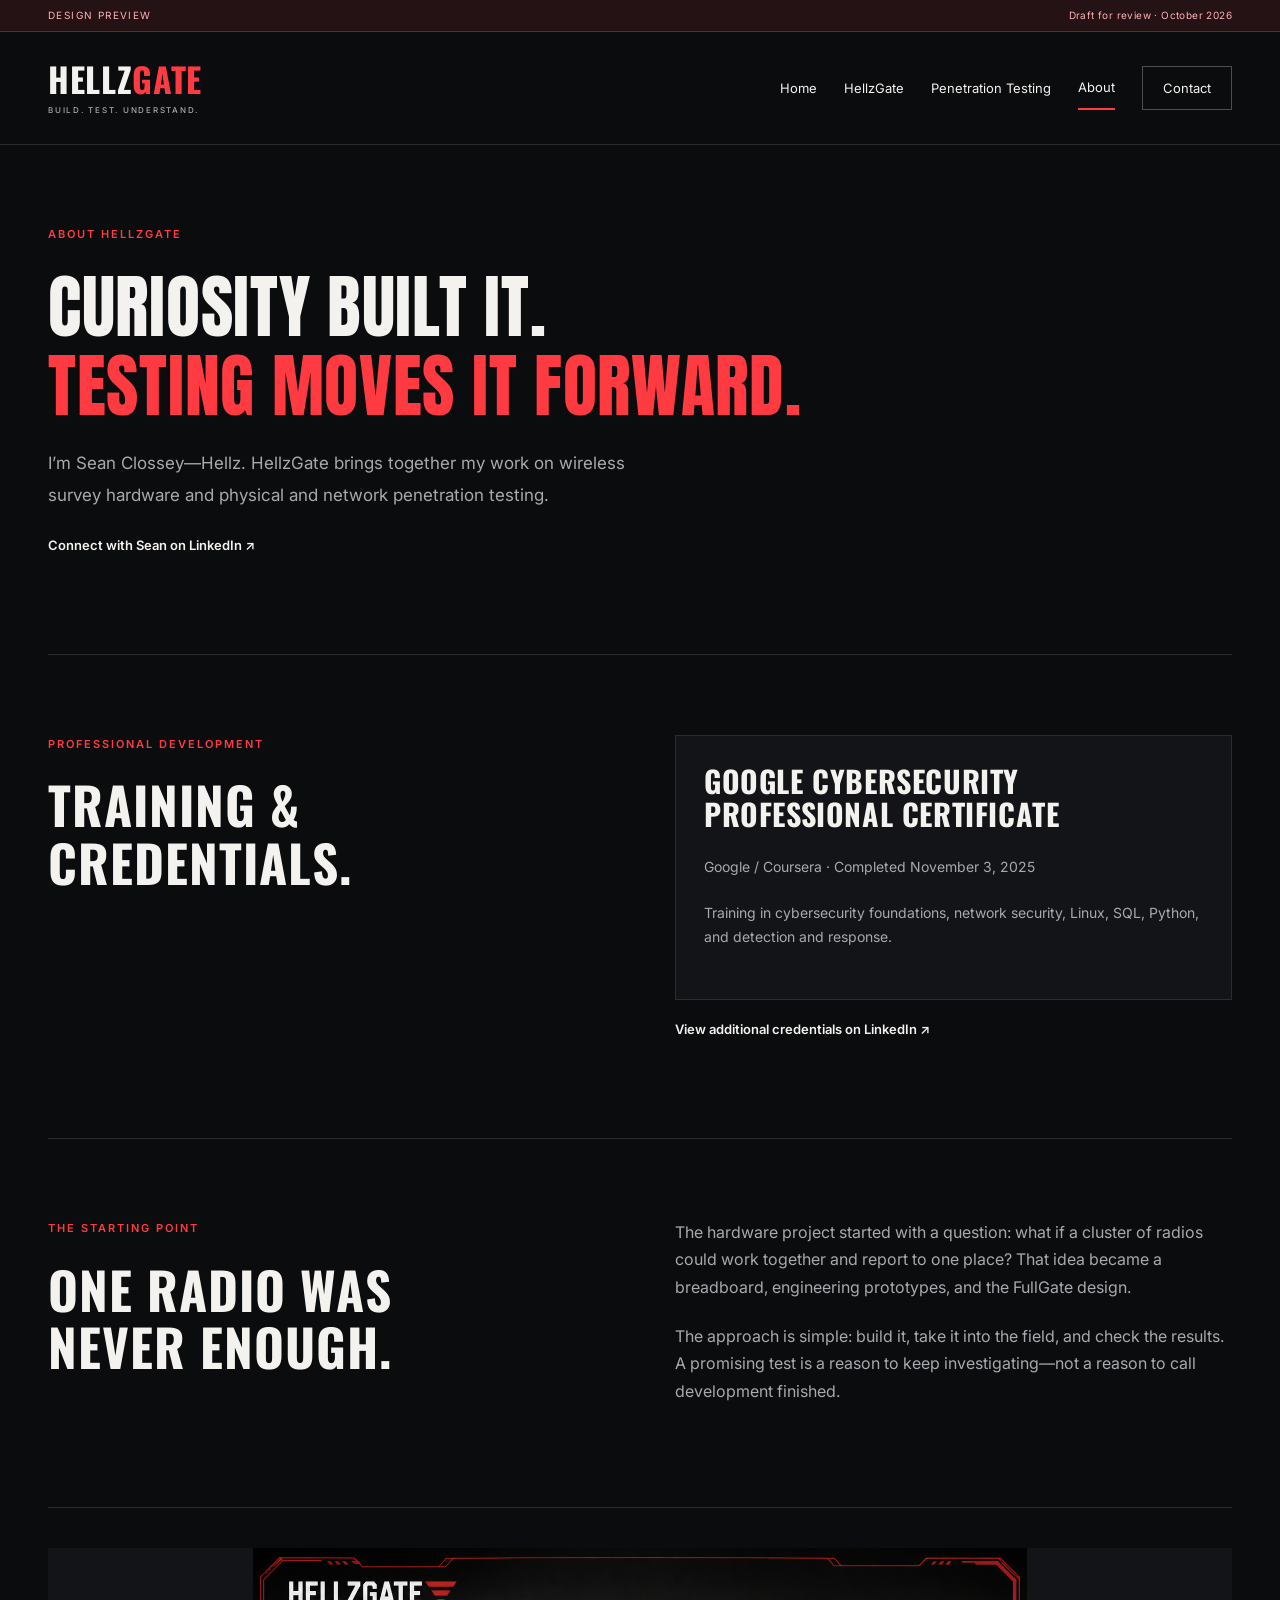
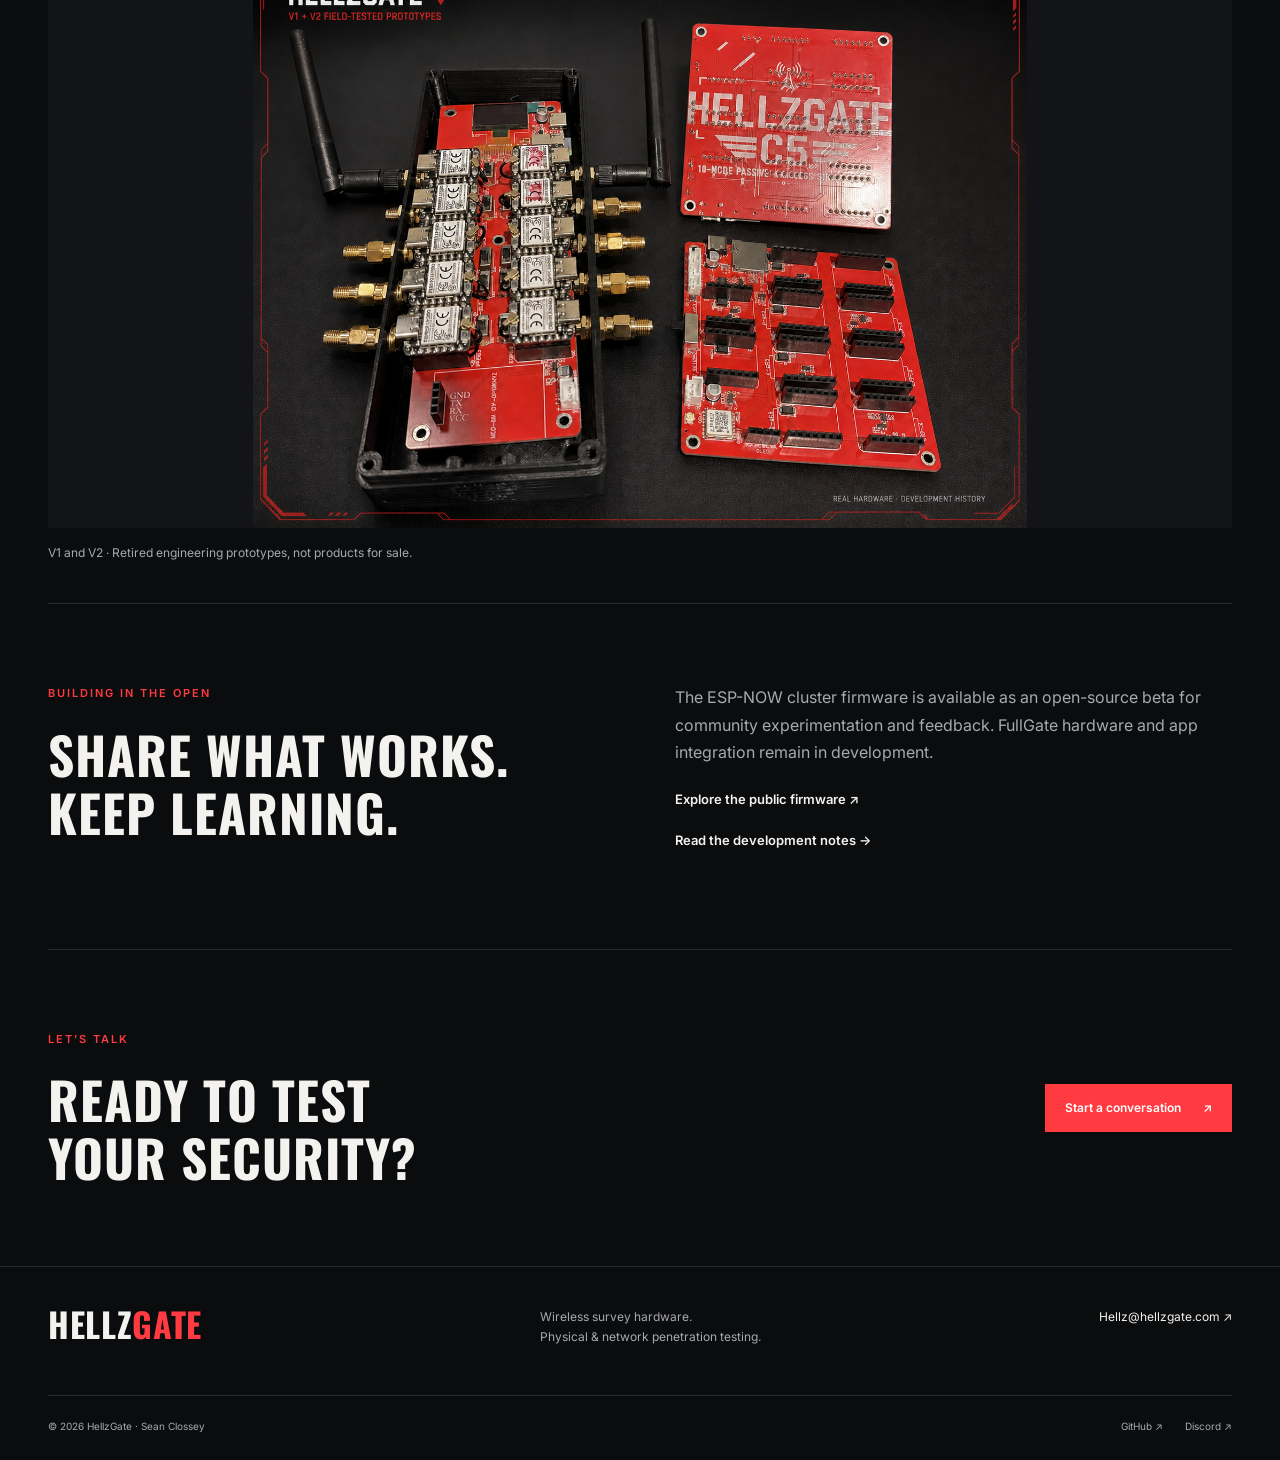
<file: about.html>
<!doctype html>
<html lang="en"><head><meta charset="utf-8"><meta name="viewport" content="width=device-width, initial-scale=1"><title>About | HellzGate</title><meta name="description" content="The story behind HellzGate, a project by Sean Clossey combining wireless survey hardware and hands-on security testing."><meta name="robots" content="noindex,nofollow"><meta name="theme-color" content="#0b0c0e"><link rel="stylesheet" href="styles.css"><script defer src="app.js"></script></head><body><a class="skip" href="#main">Skip to content</a><div class="draft">DESIGN PREVIEW <span>Draft for review · October 2026</span></div><header class="site-header"><a class="brand" href="index.html">HELLZ<span>GATE</span><small>BUILD. TEST. UNDERSTAND.</small></a><button class="menu-button" aria-expanded="false" aria-controls="navigation">Menu <span>+</span></button><nav id="navigation" aria-label="Main navigation"><a href="index.html">Home</a><a href="hellzgate.html">HellzGate</a><a href="penetration-testing.html">Penetration Testing</a><a href="about.html" aria-current="page">About</a><a href="contact.html">Contact</a></nav></header><main id="main"><section class="hero text-hero"><span class="eyebrow">ABOUT HELLZGATE</span><h1>Curiosity built it.<br><span>Testing moves it forward.</span></h1><p class="intro">I’m Sean Clossey—Hellz. HellzGate brings together my work on wireless survey hardware and physical and network penetration testing.</p><a class="text-link" href="https://www.linkedin.com/in/sean-clossey-231986380/">Connect with Sean on LinkedIn ↗</a></section><section class="split" id="credentials"><div><span class="eyebrow">PROFESSIONAL DEVELOPMENT</span><h2>Training &amp;<br>credentials.</h2></div><div><article class="panel"><h3>Google Cybersecurity Professional Certificate</h3><p>Google / Coursera · Completed November 3, 2025</p><p>Training in cybersecurity foundations, network security, Linux, SQL, Python, and detection and response.</p></article><a class="text-link" href="https://www.linkedin.com/in/sean-clossey-231986380/">View additional credentials on LinkedIn ↗</a></div></section><section class="split"><div><span class="eyebrow">THE STARTING POINT</span><h2>One radio was<br>never enough.</h2></div><div><p>The hardware project started with a question: what if a cluster of radios could work together and report to one place? That idea became a breadboard, engineering prototypes, and the FullGate design.</p><p>The approach is simple: build it, take it into the field, and check the results. A promising test is a reason to keep investigating—not a reason to call development finished.</p></div></section><figure class="wide-image"><img src="prototype-v1-v2-field-tested.png" alt="HellzGate V1 and V2 engineering prototype boards" loading="lazy"><figcaption>V1 and V2 · Retired engineering prototypes, not products for sale.</figcaption></figure><section class="split"><div><span class="eyebrow">BUILDING IN THE OPEN</span><h2>Share what works.<br>Keep learning.</h2></div><div><p>The ESP-NOW cluster firmware is available as an open-source beta for community experimentation and feedback. FullGate hardware and app integration remain in development.</p><a class="text-link" href="https://github.com/Hellz0wnzJ00/hellzgate-espnow-cluster">Explore the public firmware ↗</a><a class="text-link" href="updates.html">Read the development notes →</a></div></section><section class="closing"><div><span class="eyebrow">LET’S TALK</span><h2>Ready to test<br>your security?</h2></div><a class="button primary" href="contact.html">Start a conversation <span>↗</span></a></section></main><footer><div class="footer-top"><a class="brand" href="index.html">HELLZ<span>GATE</span></a><p>Wireless survey hardware.<br>Physical &amp; network penetration testing.</p><a href="mailto:Hellz@hellzgate.com">Hellz@hellzgate.com ↗</a></div><div class="footer-bottom"><span>© 2026 HellzGate · Sean Clossey</span><div><a href="https://github.com/Hellz0wnzJ00/hellzgate-espnow-cluster">GitHub ↗</a><a href="https://discord.gg/dhMhEgHwXe">Discord ↗</a></div></div></footer></body></html>
</file>
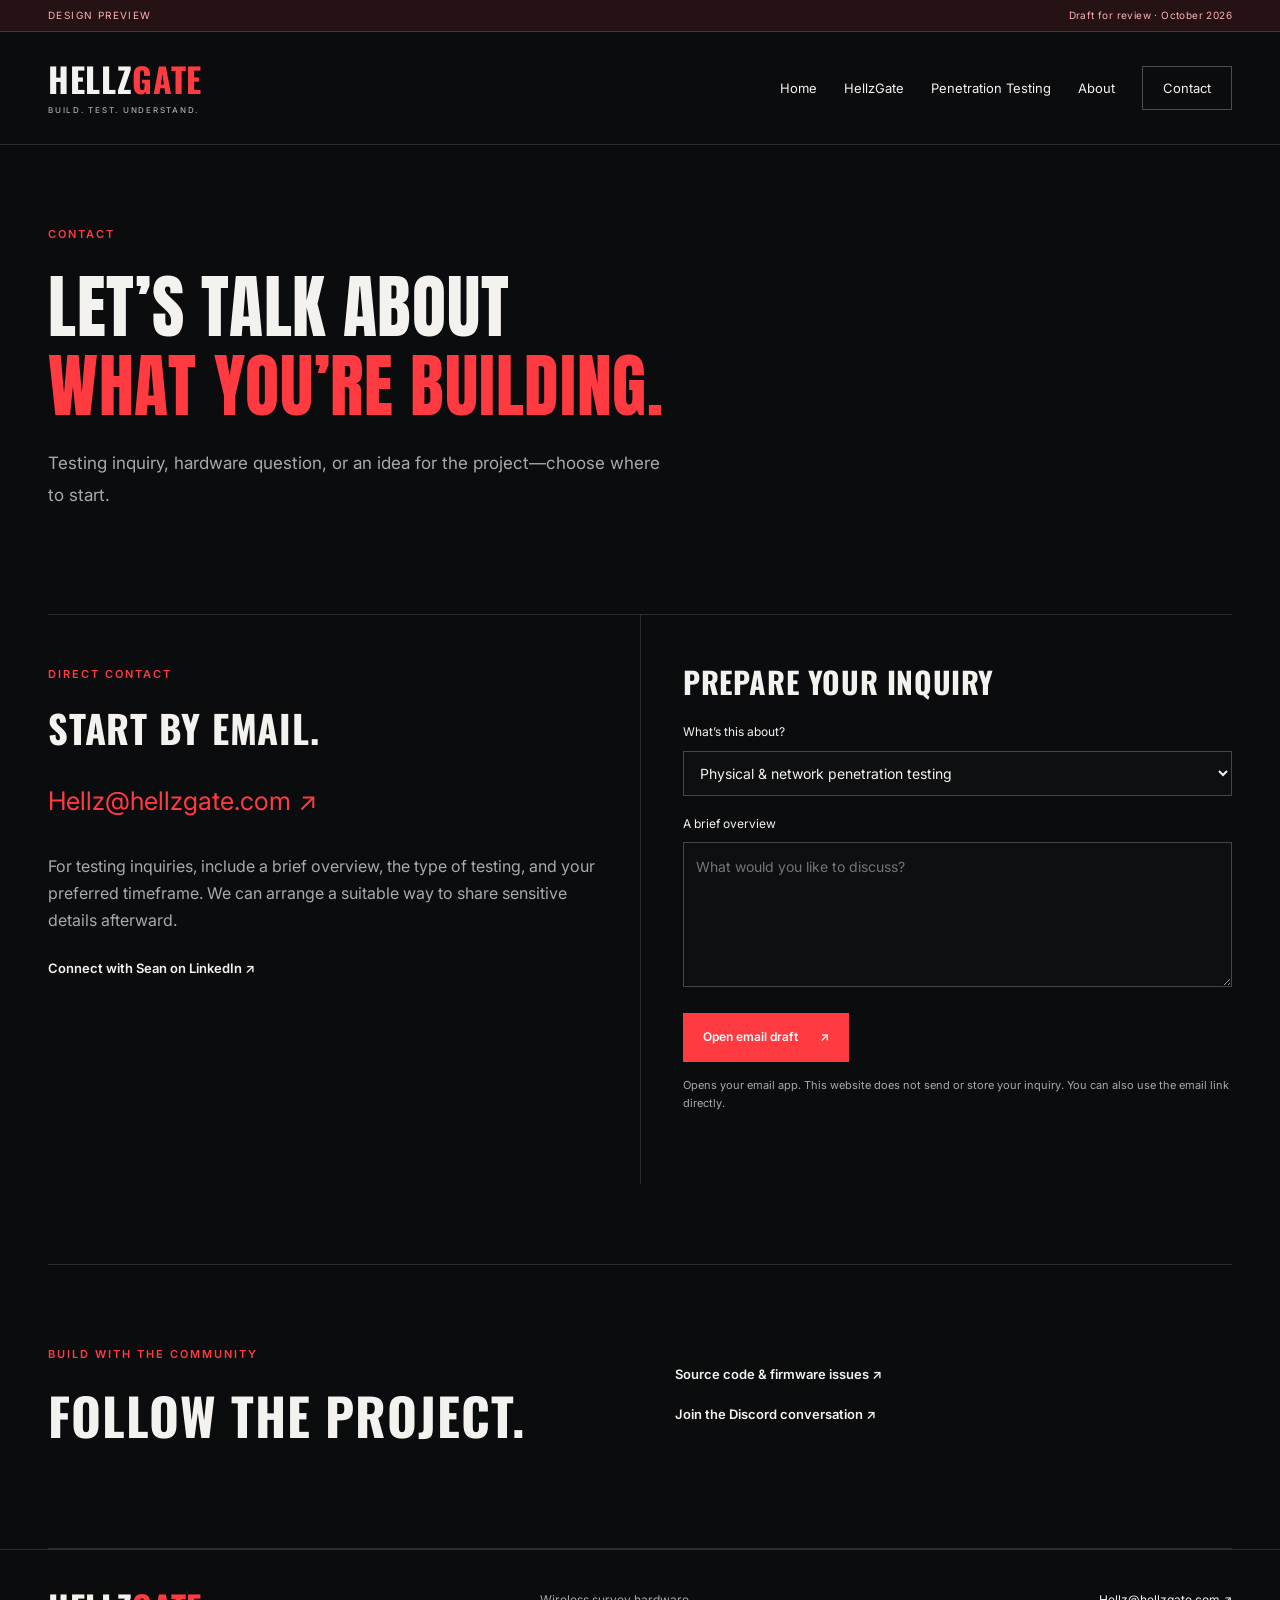
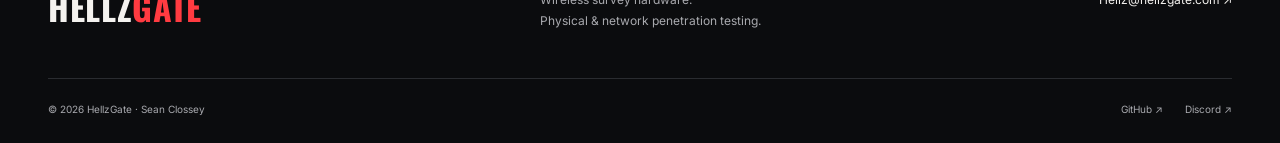
<file: contact.html>
<!doctype html>
<html lang="en"><head><meta charset="utf-8"><meta name="viewport" content="width=device-width, initial-scale=1"><title>Contact | HellzGate</title><meta name="description" content="Contact HellzGate about physical and network penetration testing, hardware, or the open-source project."><meta name="robots" content="noindex,nofollow"><meta name="theme-color" content="#0b0c0e"><link rel="stylesheet" href="styles.css"><script defer src="app.js"></script></head><body><a class="skip" href="#main">Skip to content</a><div class="draft">DESIGN PREVIEW <span>Draft for review · October 2026</span></div><header class="site-header"><a class="brand" href="index.html">HELLZ<span>GATE</span><small>BUILD. TEST. UNDERSTAND.</small></a><button class="menu-button" aria-expanded="false" aria-controls="navigation">Menu <span>+</span></button><nav id="navigation" aria-label="Main navigation"><a href="index.html">Home</a><a href="hellzgate.html">HellzGate</a><a href="penetration-testing.html">Penetration Testing</a><a href="about.html">About</a><a href="contact.html" aria-current="page">Contact</a></nav></header><main id="main"><section class="hero text-hero"><span class="eyebrow">CONTACT</span><h1>Let’s talk about<br><span>what you’re building.</span></h1><p class="intro">Testing inquiry, hardware question, or an idea for the project—choose where to start.</p></section><section class="contact-grid"><article class="path"><span class="eyebrow">DIRECT CONTACT</span><h2>Start by email.</h2><a class="email" href="mailto:Hellz@hellzgate.com">Hellz@hellzgate.com ↗</a><p>For testing inquiries, include a brief overview, the type of testing, and your preferred timeframe. We can arrange a suitable way to share sensitive details afterward.</p><a class="text-link" href="https://www.linkedin.com/in/sean-clossey-231986380/">Connect with Sean on LinkedIn ↗</a></article><article class="path"><h3>Prepare your inquiry</h3><form id="inquiry"><label for="topic">What’s this about?</label><select id="topic" name="topic"><option value="testing">Physical &amp; network penetration testing</option><option value="hardware">HellzGate hardware</option><option value="project">Open-source project / general question</option></select><label for="message">A brief overview</label><textarea id="message" name="message" rows="5" placeholder="What would you like to discuss?" required maxlength="3000"></textarea><button class="button primary" type="submit">Open email draft <span>↗</span></button><p class="form-note">Opens your email app. This website does not send or store your inquiry. You can also use the email link directly.</p><p id="email-status" role="status"></p></form></article></section><section class="split"><div><span class="eyebrow">BUILD WITH THE COMMUNITY</span><h2>Follow the project.</h2></div><div><a class="text-link" href="https://github.com/Hellz0wnzJ00/hellzgate-espnow-cluster">Source code &amp; firmware issues ↗</a><a class="text-link" href="https://discord.gg/dhMhEgHwXe">Join the Discord conversation ↗</a></div></section></main><footer><div class="footer-top"><a class="brand" href="index.html">HELLZ<span>GATE</span></a><p>Wireless survey hardware.<br>Physical &amp; network penetration testing.</p><a href="mailto:Hellz@hellzgate.com">Hellz@hellzgate.com ↗</a></div><div class="footer-bottom"><span>© 2026 HellzGate · Sean Clossey</span><div><a href="https://github.com/Hellz0wnzJ00/hellzgate-espnow-cluster">GitHub ↗</a><a href="https://discord.gg/dhMhEgHwXe">Discord ↗</a></div></div></footer></body></html>
</file>
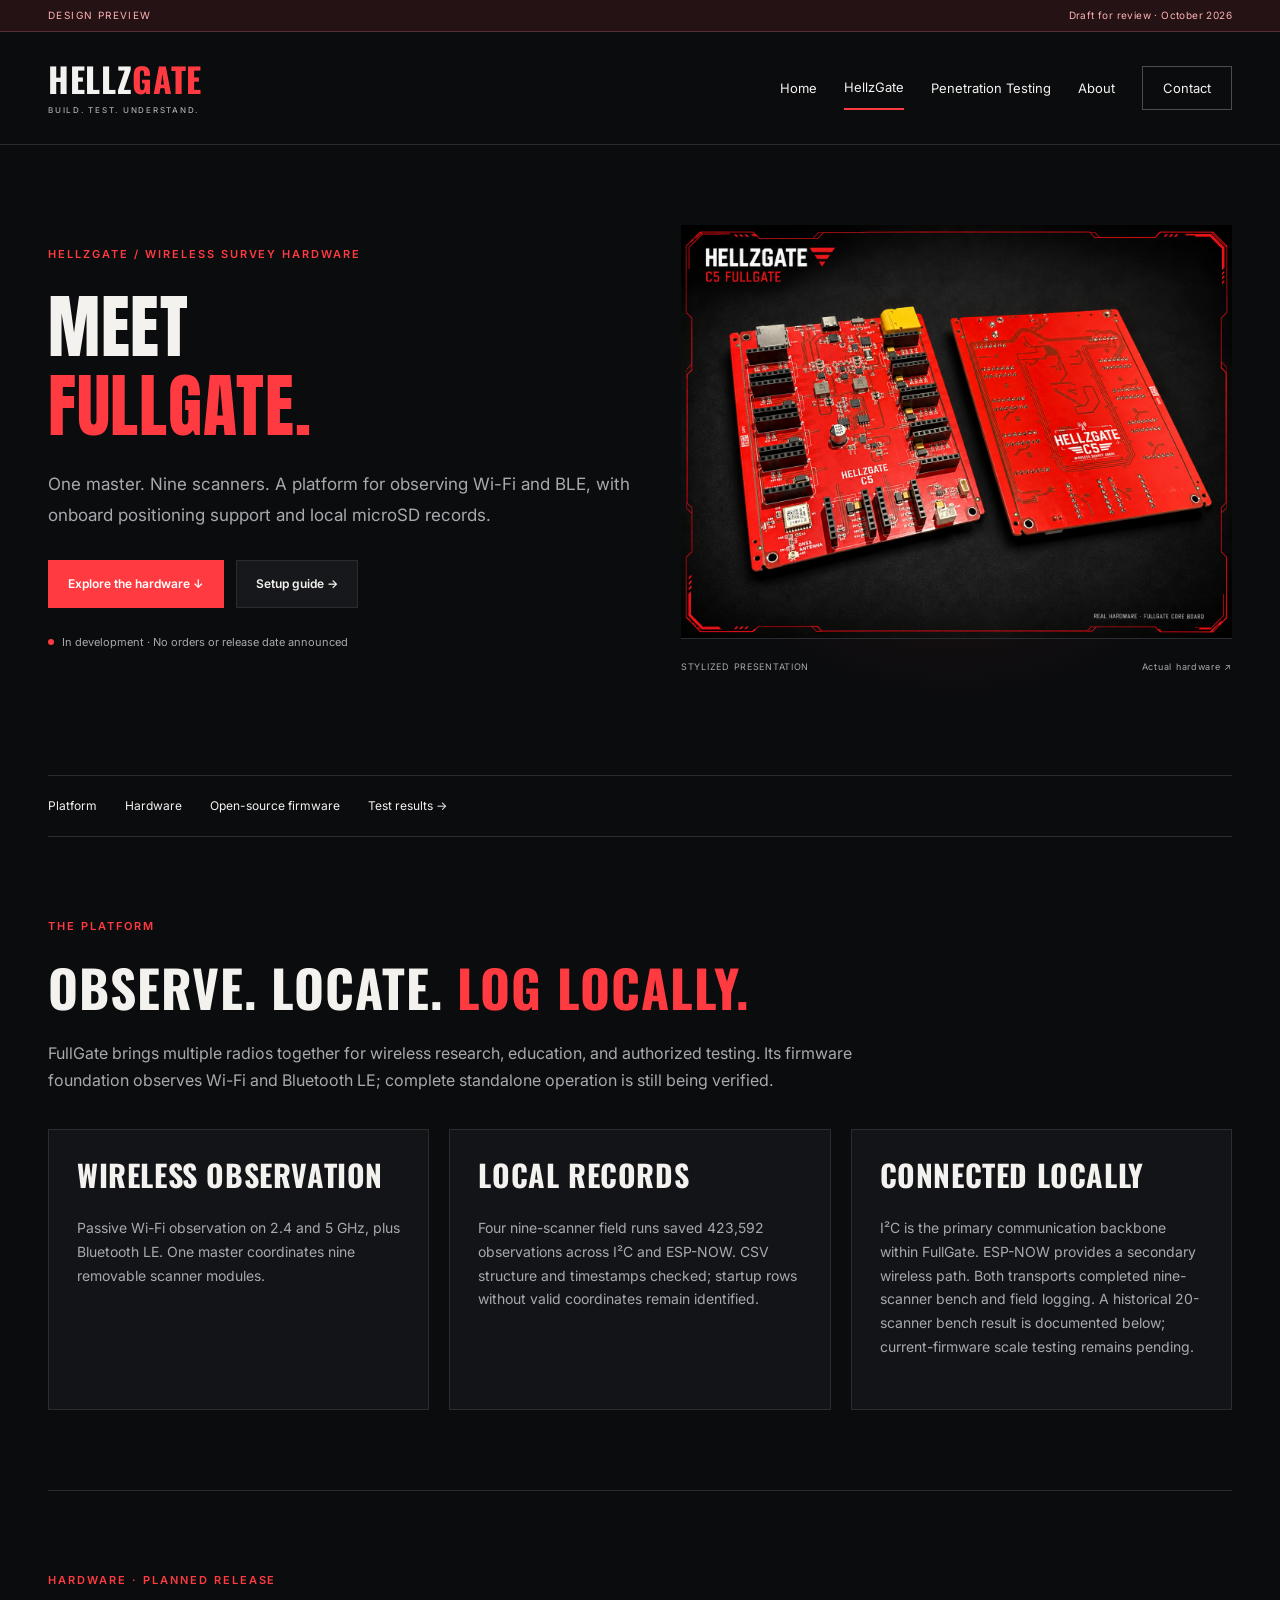
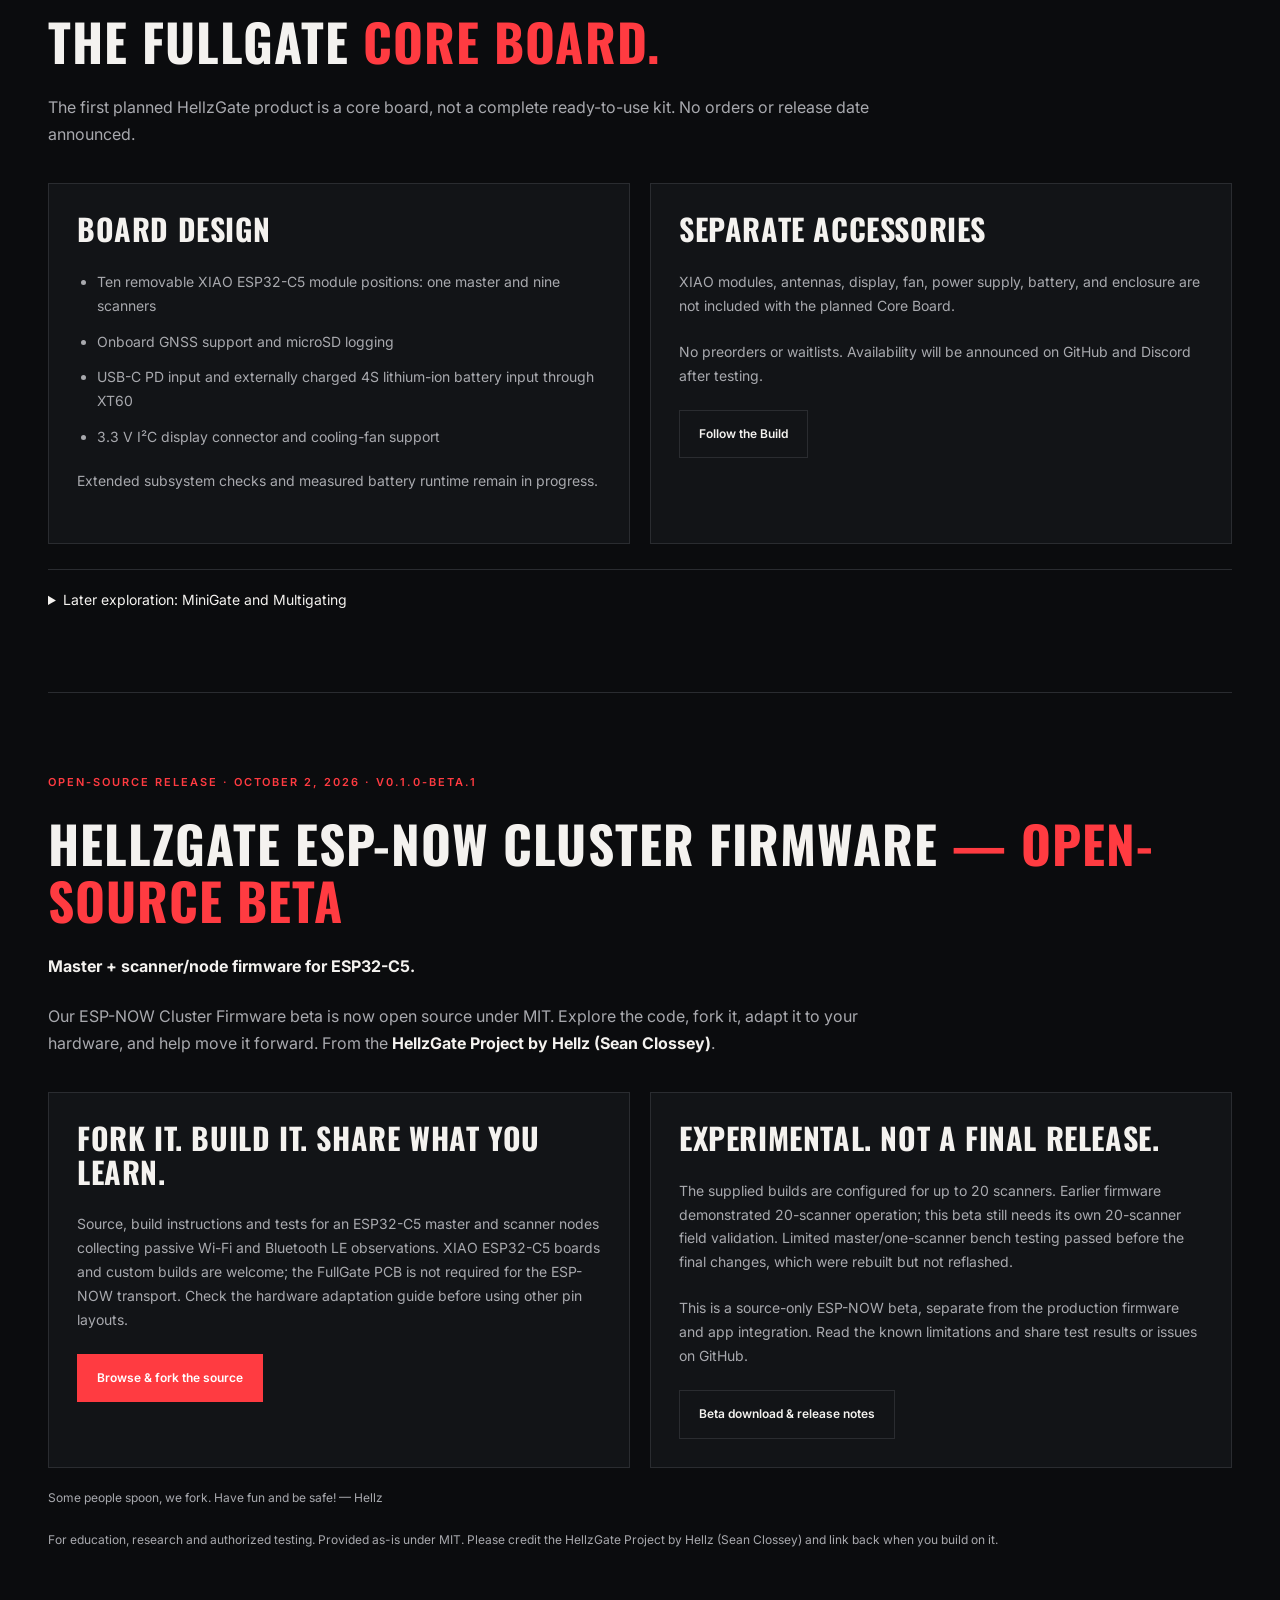
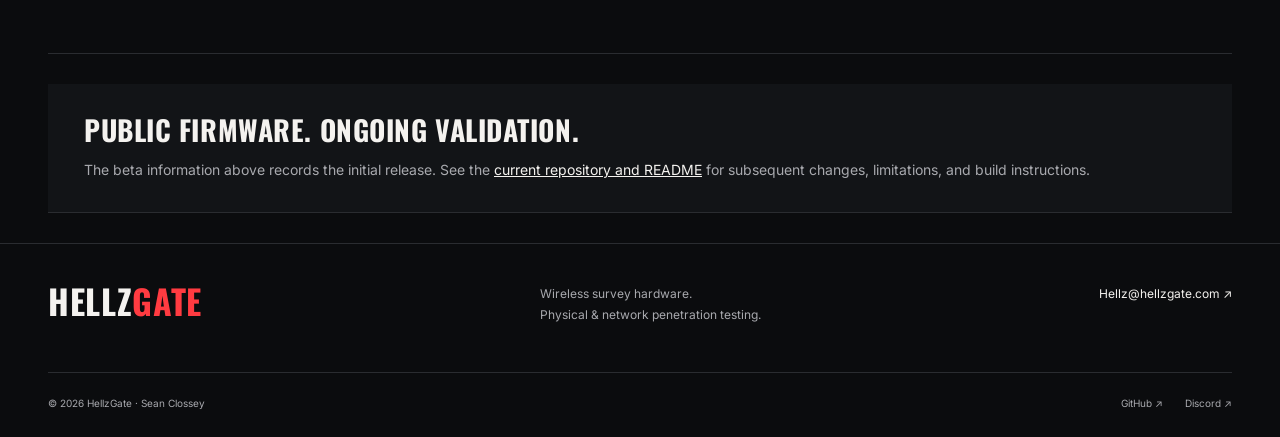
<file: hellzgate.html>
<!doctype html>
<html lang="en"><head><meta charset="utf-8"><meta name="viewport" content="width=device-width, initial-scale=1"><title>FullGate Wireless Survey Platform | HellzGate</title><meta name="description" content="Explore FullGate, HellzGate’s ESP32-C5 wireless survey platform. Hardware and production firmware remain in development."><meta name="robots" content="noindex,nofollow"><meta name="theme-color" content="#0b0c0e"><link rel="stylesheet" href="styles.css"><script defer src="app.js"></script></head><body><a class="skip" href="#main">Skip to content</a><div class="draft">DESIGN PREVIEW <span>Draft for review · October 2026</span></div><header class="site-header"><a class="brand" href="index.html">HELLZ<span>GATE</span><small>BUILD. TEST. UNDERSTAND.</small></a><button class="menu-button" aria-expanded="false" aria-controls="navigation">Menu <span>+</span></button><nav id="navigation" aria-label="Main navigation"><a href="index.html">Home</a><a href="hellzgate.html" aria-current="page">HellzGate</a><a href="penetration-testing.html">Penetration Testing</a><a href="about.html">About</a><a href="contact.html">Contact</a></nav></header><main id="main"><section class="hero home-hero"><div class="hero-copy"><span class="eyebrow">HELLZGATE / WIRELESS SURVEY HARDWARE</span><h1>Meet<br><span>FullGate.</span></h1><p class="intro">One master. Nine scanners. A platform for observing Wi-Fi and BLE, with onboard positioning support and local microSD records.</p><div class="actions"><a class="button primary" href="#store">Explore the hardware ↓</a><a class="button secondary" href="setup.html">Setup guide →</a></div><p class="availability"><span class="status-dot"></span> In development · No orders or release date announced</p></div><figure class="hero-art"><img src="fullgate-display.png" alt="Stylized presentation of FullGate boards"><figcaption>STYLIZED PRESENTATION <a href="fullgate-development.jpg">Actual hardware ↗</a></figcaption></figure></section><div class="subnav"><a href="#what">Platform</a><a href="#store">Hardware</a><a href="#espnow-beta">Open-source firmware</a><a href="updates.html">Test results →</a></div><section id="what">
<div class="wrap">
<div class="eyebrow">The Platform</div>
<h2>Observe. Locate. <span class="red">Log locally.</span></h2>
<p class="lead-p section-intro">FullGate brings multiple radios together for wireless research, education, and authorized testing. Its firmware foundation observes Wi-Fi and Bluetooth LE; complete standalone operation is still being verified.</p>
<div class="capability-grid">
<article class="panel"><h3>Wireless observation</h3><p>Passive Wi-Fi observation on 2.4 and 5 GHz, plus Bluetooth LE. One master coordinates nine removable scanner modules.</p></article>
<article class="panel"><h3>Local records</h3><p>Four nine-scanner field runs saved 423,592 observations across I²C and ESP-NOW. CSV structure and timestamps checked; startup rows without valid coordinates remain identified.</p></article>
<article class="panel"><h3>Connected locally</h3><p>I²C is the primary communication backbone within FullGate. ESP-NOW provides a secondary wireless path. Both transports completed nine-scanner bench and field logging. A historical 20-scanner bench result is documented below; current-firmware scale testing remains pending.</p></article>
</div>
</div></section><section class="store" id="store">
<div class="wrap">
<div class="eyebrow">Hardware · Planned Release</div><h2>The FullGate <span class="red">Core Board.</span></h2>
<p class="lead-p section-intro">The first planned HellzGate product is a core board, not a complete ready-to-use kit. No orders or release date announced.</p>
<div id="hz-buy-active" hidden><div id="product-component-hellzgate"></div></div>
<div id="hz-coming-soon" class="hardware-grid">
<div class="panel"><h3>Board design</h3><ul class="spec-list">
<li>Ten removable XIAO ESP32-C5 module positions: one master and nine scanners</li>
<li>Onboard GNSS support and microSD logging</li>
<li>USB-C PD input and externally charged 4S lithium-ion battery input through XT60</li>
<li>3.3 V I²C display connector and cooling-fan support</li>
</ul><p class="note">Extended subsystem checks and measured battery runtime remain in progress.</p></div>
<div class="panel"><h3>Separate accessories</h3><p>XIAO modules, antennas, display, fan, power supply, battery, and enclosure are not included with the planned Core Board.</p><p class="note">No preorders or waitlists. Availability will be announced on GitHub and Discord after testing.</p><a class="btn btn-ghost" href="contact.html">Follow the Build</a></div>
</div>
<details class="future"><summary>Later exploration: MiniGate and Multigating</summary><p>MiniGate is a future compact platform, with specifications and timing to follow after FullGate validation.</p><p>Multigating would link independently powered FullGates wirelessly through their local masters to a central collector. It is exploratory, not an implemented feature.</p></details>
</div></section><section id="espnow-beta" class="beta-release" aria-labelledby="beta-title">
<div class="wrap">
<div class="eyebrow">Open-source release · October 2, 2026 · v0.1.0-beta.1</div>
<h2 id="beta-title">HellzGate ESP-NOW Cluster Firmware <span class="red">— Open-Source Beta</span></h2>
<p class="lead-p"><strong>Master + scanner/node firmware for ESP32-C5.</strong></p>
<p class="lead-p section-intro">Our ESP-NOW Cluster Firmware beta is now open source under MIT. Explore the code, fork it, adapt it to your hardware, and help move it forward. From the <strong>HellzGate Project by Hellz (Sean Clossey)</strong>.</p>
<div class="hardware-grid">
<article class="panel"><h3>Fork it. Build it. Share what you learn.</h3><p>Source, build instructions and tests for an ESP32-C5 master and scanner nodes collecting passive Wi-Fi and Bluetooth LE observations. XIAO ESP32-C5 boards and custom builds are welcome; the FullGate PCB is not required for the ESP-NOW transport. Check the hardware adaptation guide before using other pin layouts.</p><a class="btn btn-red" href="https://github.com/Hellz0wnzJ00/hellzgate-espnow-cluster">Browse &amp; fork the source</a></article>
<article class="panel"><h3>Experimental. Not a final release.</h3><p>The supplied builds are configured for up to 20 scanners. Earlier firmware demonstrated 20-scanner operation; this beta still needs its own 20-scanner field validation. Limited master/one-scanner bench testing passed before the final changes, which were rebuilt but not reflashed.</p><p>This is a source-only ESP-NOW beta, separate from the production firmware and app integration. Read the known limitations and share test results or issues on GitHub.</p><a class="btn btn-ghost" href="https://github.com/Hellz0wnzJ00/hellzgate-espnow-cluster/releases/tag/v0.1.0-beta.1">Beta download &amp; release notes</a></article>
</div>
<p class="note">Some people spoon, we fork. Have fun and be safe! — Hellz</p>
<p class="note">For education, research and authorized testing. Provided as-is under MIT. Please credit the HellzGate Project by Hellz (Sean Clossey) and link back when you build on it.</p>
</div></section><section class="note-band"><h3>Public firmware. Ongoing validation.</h3><p>The beta information above records the initial release. See the <a href="https://github.com/Hellz0wnzJ00/hellzgate-espnow-cluster">current repository and README</a> for subsequent changes, limitations, and build instructions.</p></section></main><footer><div class="footer-top"><a class="brand" href="index.html">HELLZ<span>GATE</span></a><p>Wireless survey hardware.<br>Physical &amp; network penetration testing.</p><a href="mailto:Hellz@hellzgate.com">Hellz@hellzgate.com ↗</a></div><div class="footer-bottom"><span>© 2026 HellzGate · Sean Clossey</span><div><a href="https://github.com/Hellz0wnzJ00/hellzgate-espnow-cluster">GitHub ↗</a><a href="https://discord.gg/dhMhEgHwXe">Discord ↗</a></div></div></footer></body></html>
</file>
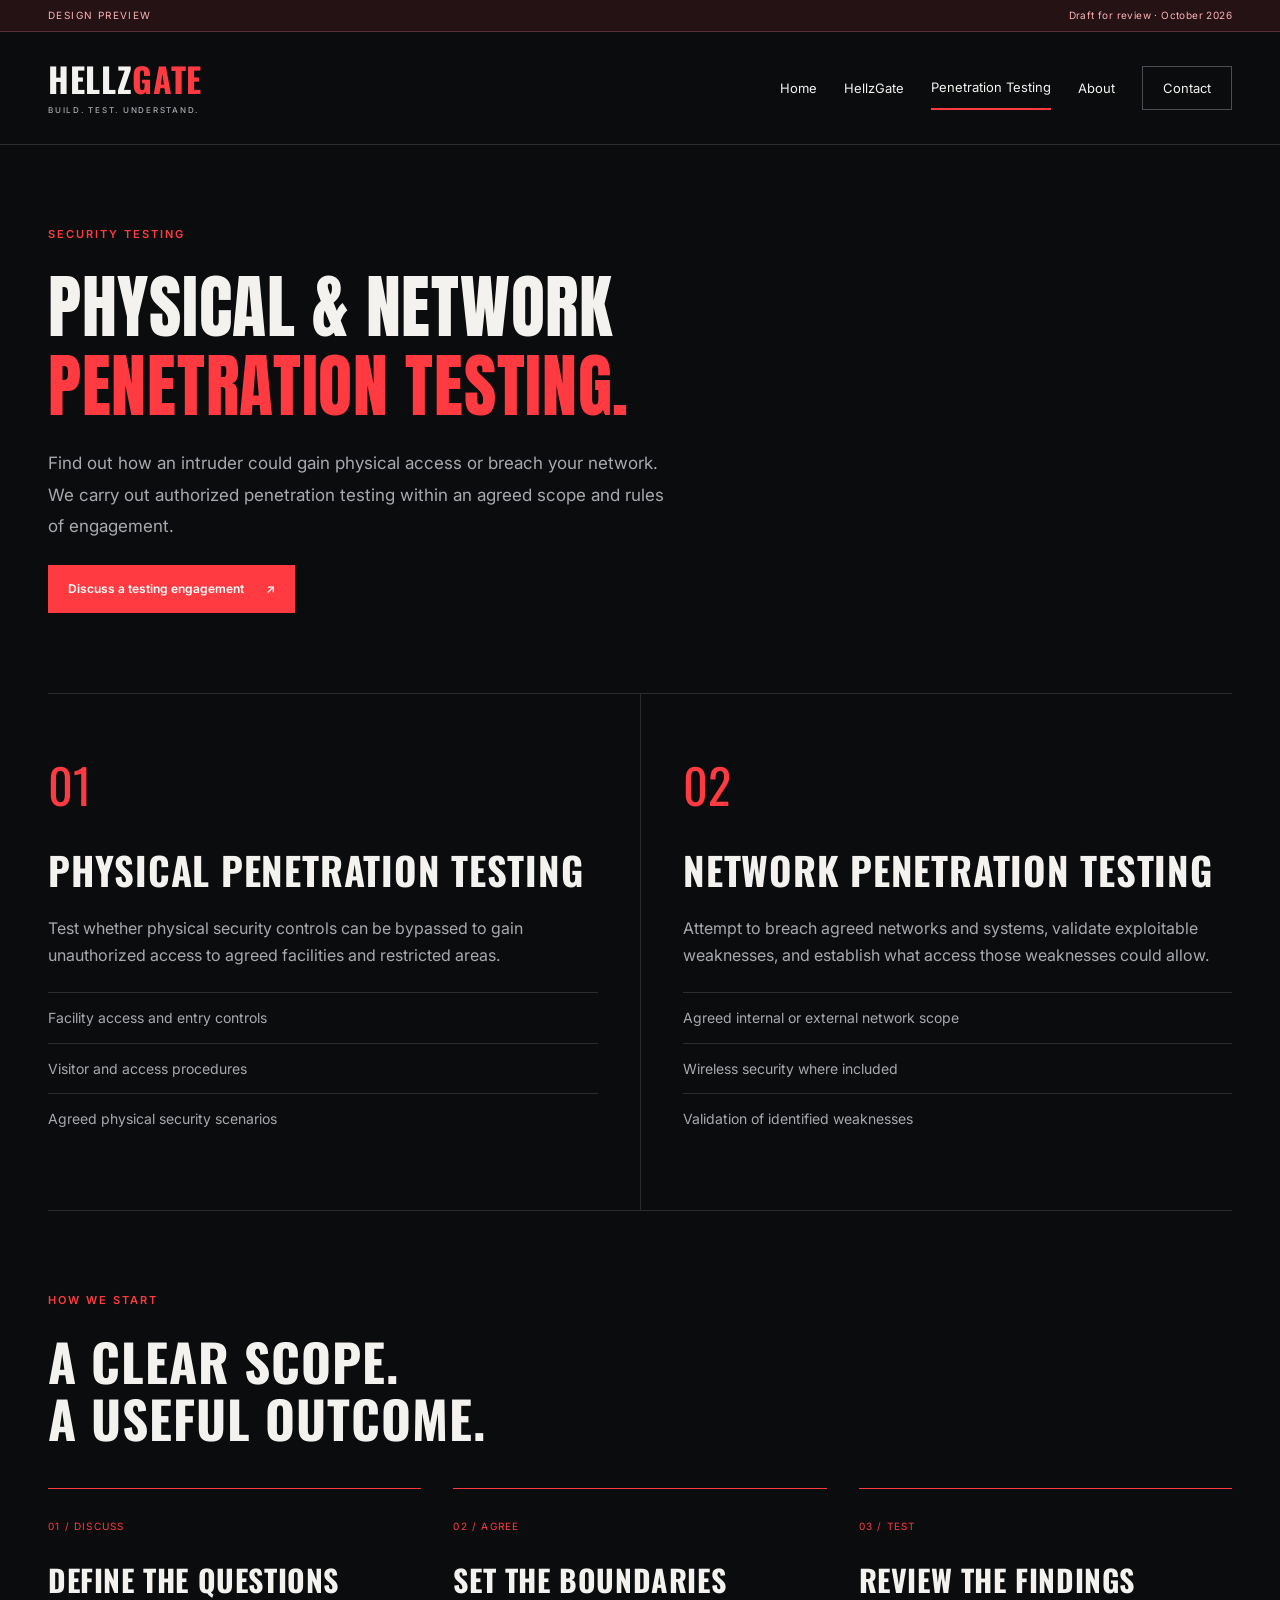
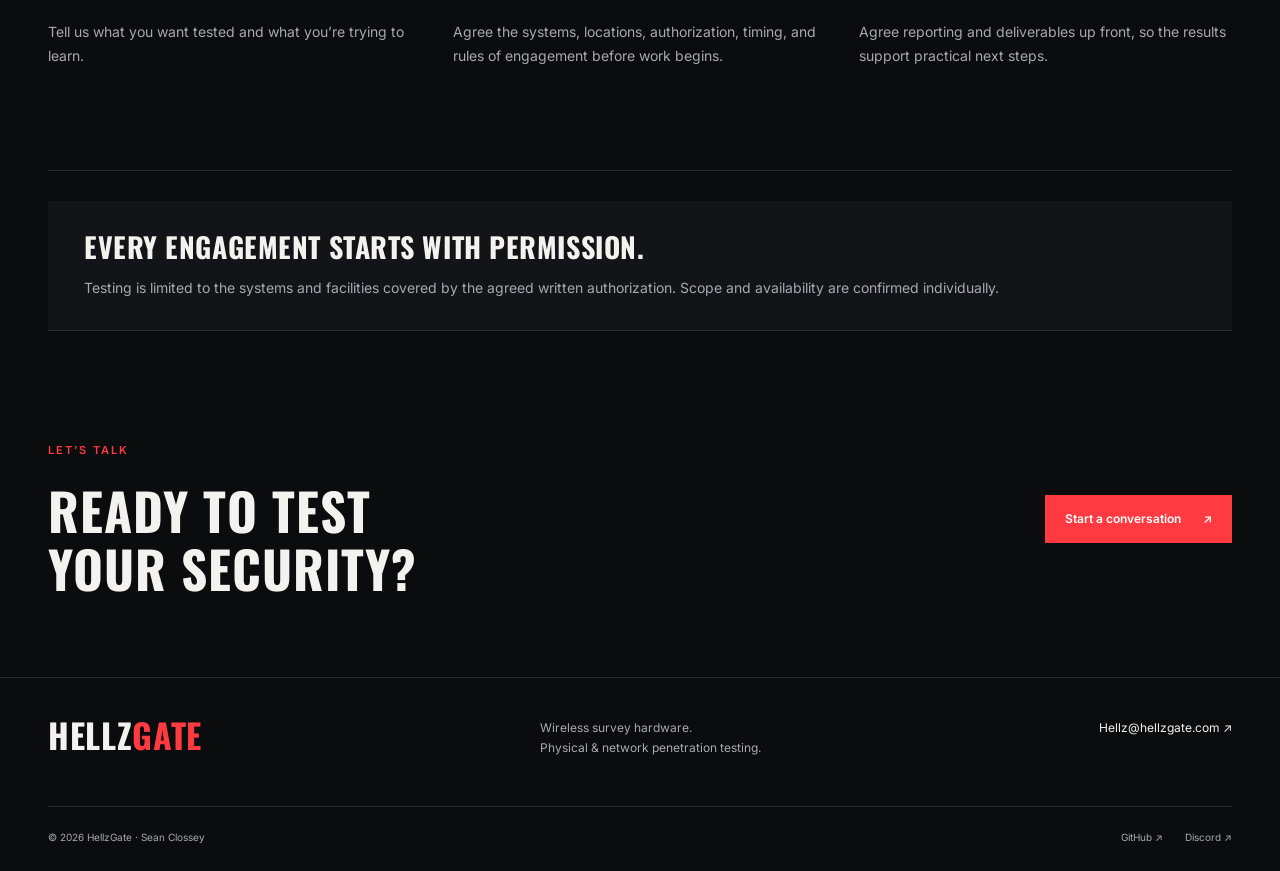
<file: penetration-testing.html>
<!doctype html>
<html lang="en"><head><meta charset="utf-8"><meta name="viewport" content="width=device-width, initial-scale=1"><title>Physical & Network Penetration Testing | HellzGate</title><meta name="description" content="Discuss physical and network penetration testing with HellzGate. Agree scope, objectives, and authorized systems before testing."><meta name="robots" content="noindex,nofollow"><meta name="theme-color" content="#0b0c0e"><link rel="stylesheet" href="styles.css"><script defer src="app.js"></script></head><body><a class="skip" href="#main">Skip to content</a><div class="draft">DESIGN PREVIEW <span>Draft for review · October 2026</span></div><header class="site-header"><a class="brand" href="index.html">HELLZ<span>GATE</span><small>BUILD. TEST. UNDERSTAND.</small></a><button class="menu-button" aria-expanded="false" aria-controls="navigation">Menu <span>+</span></button><nav id="navigation" aria-label="Main navigation"><a href="index.html">Home</a><a href="hellzgate.html">HellzGate</a><a href="penetration-testing.html" aria-current="page">Penetration Testing</a><a href="about.html">About</a><a href="contact.html">Contact</a></nav></header><main id="main"><section class="hero text-hero"><span class="eyebrow">SECURITY TESTING</span><h1>Physical &amp; network<br><span>penetration testing.</span></h1><p class="intro">Find out how an intruder could gain physical access or breach your network. We carry out authorized penetration testing within an agreed scope and rules of engagement.</p><a class="button primary" href="contact.html?topic=testing">Discuss a testing engagement <span>↗</span></a></section><section class="two-paths"><article class="path"><span class="number">01</span><h2>Physical penetration testing</h2><p>Test whether physical security controls can be bypassed to gain unauthorized access to agreed facilities and restricted areas.</p><ul class="clean-list"><li>Facility access and entry controls</li><li>Visitor and access procedures</li><li>Agreed physical security scenarios</li></ul></article><article class="path"><span class="number">02</span><h2>Network penetration testing</h2><p>Attempt to breach agreed networks and systems, validate exploitable weaknesses, and establish what access those weaknesses could allow.</p><ul class="clean-list"><li>Agreed internal or external network scope</li><li>Wireless security where included</li><li>Validation of identified weaknesses</li></ul></article></section><section><span class="eyebrow">HOW WE START</span><h2>A clear scope.<br>A useful outcome.</h2><div class="steps"><article><span>01 / DISCUSS</span><h3>Define the questions</h3><p>Tell us what you want tested and what you’re trying to learn.</p></article><article><span>02 / AGREE</span><h3>Set the boundaries</h3><p>Agree the systems, locations, authorization, timing, and rules of engagement before work begins.</p></article><article><span>03 / TEST</span><h3>Review the findings</h3><p>Agree reporting and deliverables up front, so the results support practical next steps.</p></article></div></section><section class="note-band"><h3>Every engagement starts with permission.</h3><p>Testing is limited to the systems and facilities covered by the agreed written authorization. Scope and availability are confirmed individually.</p></section><section class="closing"><div><span class="eyebrow">LET’S TALK</span><h2>Ready to test<br>your security?</h2></div><a class="button primary" href="contact.html">Start a conversation <span>↗</span></a></section></main><footer><div class="footer-top"><a class="brand" href="index.html">HELLZ<span>GATE</span></a><p>Wireless survey hardware.<br>Physical &amp; network penetration testing.</p><a href="mailto:Hellz@hellzgate.com">Hellz@hellzgate.com ↗</a></div><div class="footer-bottom"><span>© 2026 HellzGate · Sean Clossey</span><div><a href="https://github.com/Hellz0wnzJ00/hellzgate-espnow-cluster">GitHub ↗</a><a href="https://discord.gg/dhMhEgHwXe">Discord ↗</a></div></div></footer></body></html>
</file>
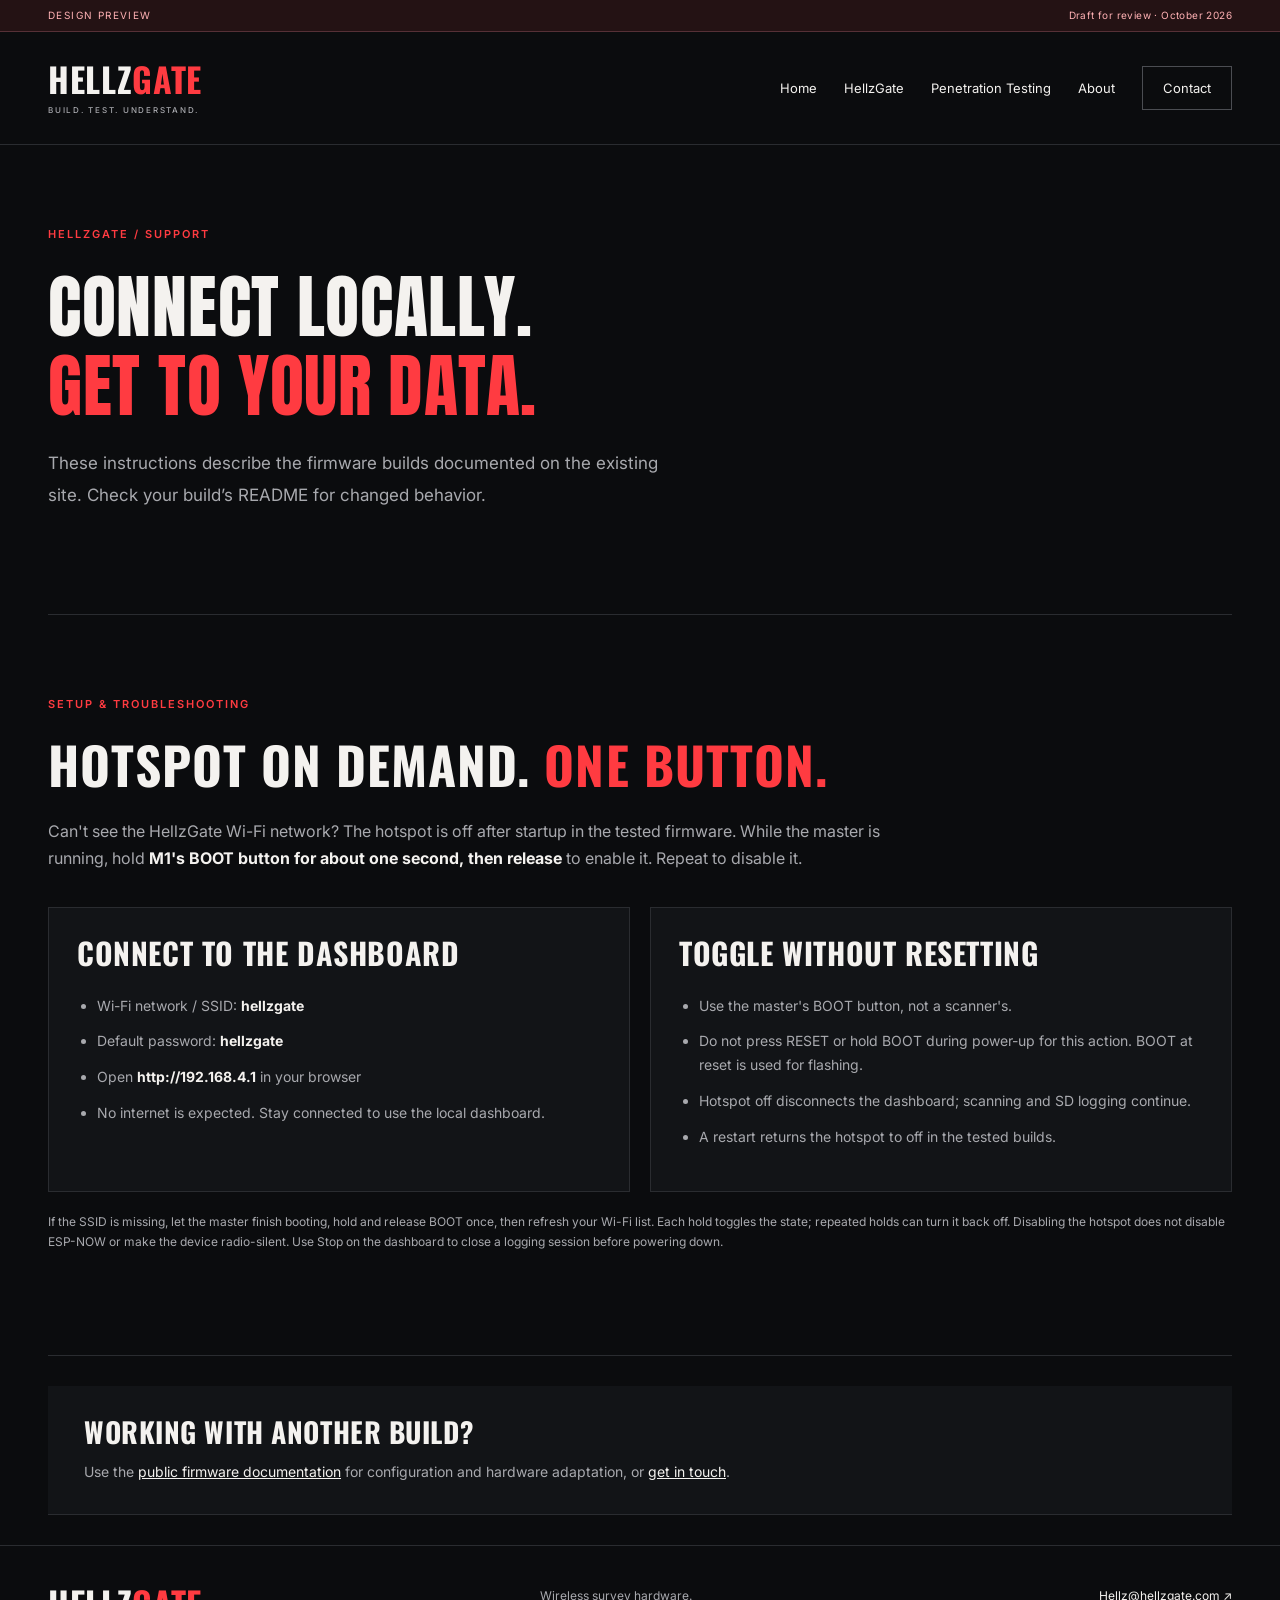
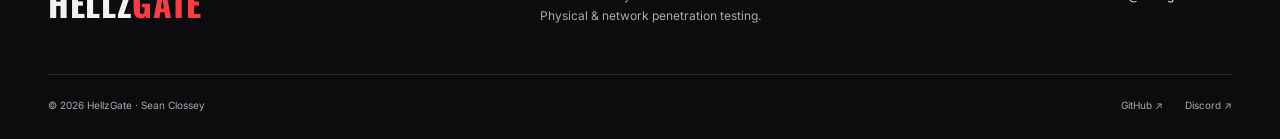
<file: setup.html>
<!doctype html>
<html lang="en"><head><meta charset="utf-8"><meta name="viewport" content="width=device-width, initial-scale=1"><title>FullGate Setup Guide | HellzGate</title><meta name="description" content="Hotspot and local dashboard instructions for the tested FullGate firmware builds."><meta name="robots" content="noindex,nofollow"><meta name="theme-color" content="#0b0c0e"><link rel="stylesheet" href="styles.css"><script defer src="app.js"></script></head><body><a class="skip" href="#main">Skip to content</a><div class="draft">DESIGN PREVIEW <span>Draft for review · October 2026</span></div><header class="site-header"><a class="brand" href="index.html">HELLZ<span>GATE</span><small>BUILD. TEST. UNDERSTAND.</small></a><button class="menu-button" aria-expanded="false" aria-controls="navigation">Menu <span>+</span></button><nav id="navigation" aria-label="Main navigation"><a href="index.html">Home</a><a href="hellzgate.html">HellzGate</a><a href="penetration-testing.html">Penetration Testing</a><a href="about.html">About</a><a href="contact.html">Contact</a></nav></header><main id="main"><section class="hero text-hero"><span class="eyebrow">HELLZGATE / SUPPORT</span><h1>Connect locally.<br><span>Get to your data.</span></h1><p class="intro">These instructions describe the firmware builds documented on the existing site. Check your build’s README for changed behavior.</p></section><section id="hotspot">
<div class="wrap">
<div class="eyebrow">Setup &amp; Troubleshooting</div>
<h2>Hotspot on demand. <span class="red">One button.</span></h2>
<p class="lead-p section-intro">Can't see the HellzGate Wi-Fi network? The hotspot is off after startup in the tested firmware. While the master is running, hold <strong>M1's BOOT button for about one second, then release</strong> to enable it. Repeat to disable it.</p>
<div class="hardware-grid">
<article class="panel"><h3>Connect to the dashboard</h3><ul class="spec-list">
<li>Wi-Fi network / SSID: <strong>hellzgate</strong></li>
<li>Default password: <strong>hellzgate</strong></li>
<li>Open <strong>http://192.168.4.1</strong> in your browser</li>
<li>No internet is expected. Stay connected to use the local dashboard.</li>
</ul></article>
<article class="panel"><h3>Toggle without resetting</h3><ul class="spec-list">
<li>Use the master's BOOT button, not a scanner's.</li>
<li>Do not press RESET or hold BOOT during power-up for this action. BOOT at reset is used for flashing.</li>
<li>Hotspot off disconnects the dashboard; scanning and SD logging continue.</li>
<li>A restart returns the hotspot to off in the tested builds.</li>
</ul></article>
</div>
<p class="note">If the SSID is missing, let the master finish booting, hold and release BOOT once, then refresh your Wi-Fi list. Each hold toggles the state; repeated holds can turn it back off. Disabling the hotspot does not disable ESP-NOW or make the device radio-silent. Use Stop on the dashboard to close a logging session before powering down.</p>
</div></section><section class="note-band"><h3>Working with another build?</h3><p>Use the <a href="https://github.com/Hellz0wnzJ00/hellzgate-espnow-cluster">public firmware documentation</a> for configuration and hardware adaptation, or <a href="contact.html">get in touch</a>.</p></section></main><footer><div class="footer-top"><a class="brand" href="index.html">HELLZ<span>GATE</span></a><p>Wireless survey hardware.<br>Physical &amp; network penetration testing.</p><a href="mailto:Hellz@hellzgate.com">Hellz@hellzgate.com ↗</a></div><div class="footer-bottom"><span>© 2026 HellzGate · Sean Clossey</span><div><a href="https://github.com/Hellz0wnzJ00/hellzgate-espnow-cluster">GitHub ↗</a><a href="https://discord.gg/dhMhEgHwXe">Discord ↗</a></div></div></footer></body></html>
</file>
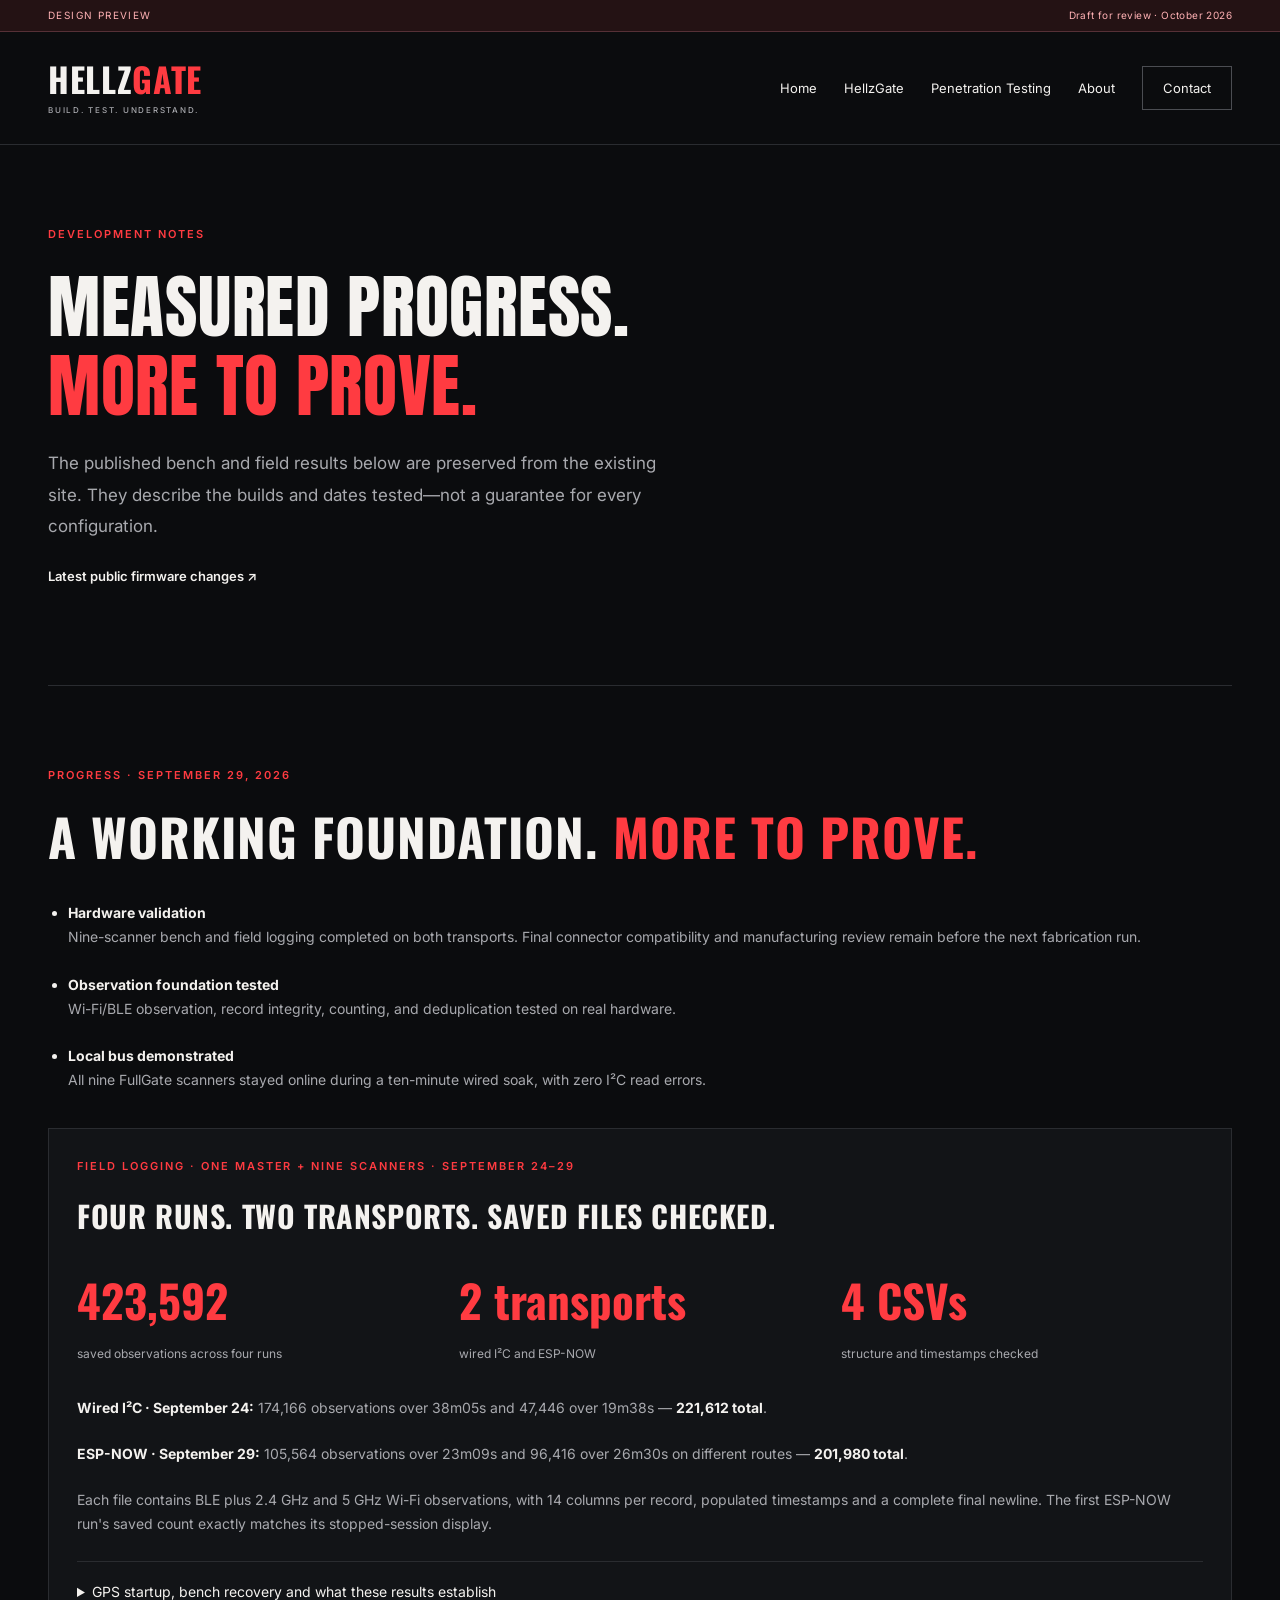
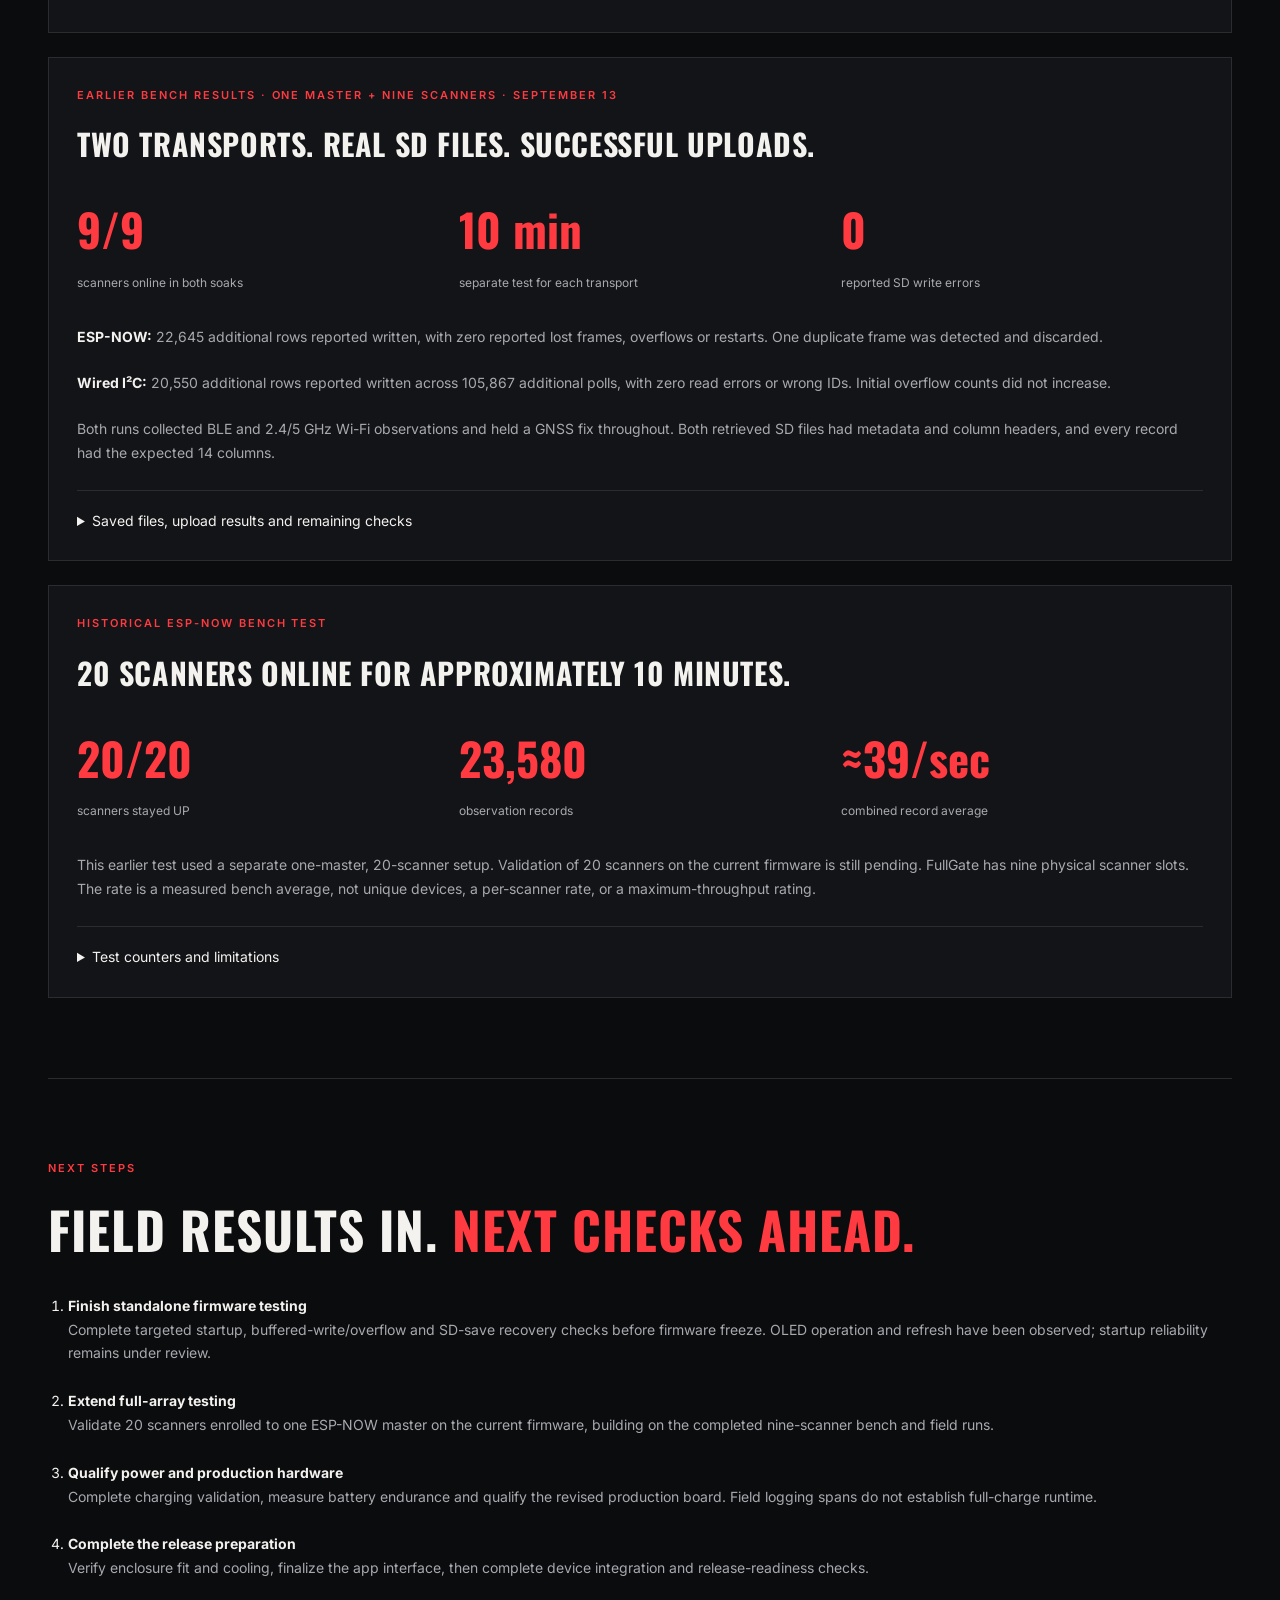
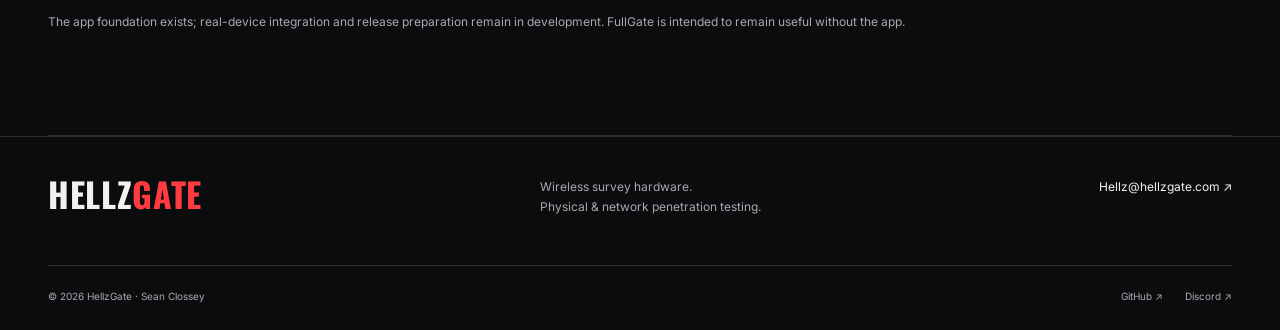
<file: updates.html>
<!doctype html>
<html lang="en"><head><meta charset="utf-8"><meta name="viewport" content="width=device-width, initial-scale=1"><title>Development & Test Notes | HellzGate</title><meta name="description" content="Historical FullGate bench and field results, with limitations and remaining validation work."><meta name="robots" content="noindex,nofollow"><meta name="theme-color" content="#0b0c0e"><link rel="stylesheet" href="styles.css"><script defer src="app.js"></script></head><body><a class="skip" href="#main">Skip to content</a><div class="draft">DESIGN PREVIEW <span>Draft for review · October 2026</span></div><header class="site-header"><a class="brand" href="index.html">HELLZ<span>GATE</span><small>BUILD. TEST. UNDERSTAND.</small></a><button class="menu-button" aria-expanded="false" aria-controls="navigation">Menu <span>+</span></button><nav id="navigation" aria-label="Main navigation"><a href="index.html">Home</a><a href="hellzgate.html">HellzGate</a><a href="penetration-testing.html">Penetration Testing</a><a href="about.html">About</a><a href="contact.html">Contact</a></nav></header><main id="main"><section class="hero text-hero"><span class="eyebrow">DEVELOPMENT NOTES</span><h1>Measured progress.<br><span>More to prove.</span></h1><p class="intro">The published bench and field results below are preserved from the existing site. They describe the builds and dates tested—not a guarantee for every configuration.</p><a class="text-link" href="https://github.com/Hellz0wnzJ00/hellzgate-espnow-cluster">Latest public firmware changes ↗</a></section><section id="progress" class="features">
<div class="wrap">
<div class="eyebrow">Progress · September 29, 2026</div>
<h2>A working foundation. <span class="red">More to prove.</span></h2>
<ul class="milestones">
<li><strong>Hardware validation</strong><span>Nine-scanner bench and field logging completed on both transports. Final connector compatibility and manufacturing review remain before the next fabrication run.</span></li>
<li><strong>Observation foundation tested</strong><span>Wi-Fi/BLE observation, record integrity, counting, and deduplication tested on real hardware.</span></li>
<li><strong>Local bus demonstrated</strong><span>All nine FullGate scanners stayed online during a ten-minute wired soak, with zero I²C read errors.</span></li>
</ul>
<div class="panel bench-result">
<div class="eyebrow">Field logging · One master + nine scanners · September 24–29</div>
<h3>Four runs. Two transports. Saved files checked.</h3>
<div class="results-grid"><div><strong>423,592</strong><span>saved observations across four runs</span></div><div><strong>2 transports</strong><span>wired I²C and ESP-NOW</span></div><div><strong>4 CSVs</strong><span>structure and timestamps checked</span></div></div>
<p><strong>Wired I²C · September 24:</strong> 174,166 observations over 38m05s and 47,446 over 19m38s — <strong>221,612 total</strong>.</p>
<p><strong>ESP-NOW · September 29:</strong> 105,564 observations over 23m09s and 96,416 over 26m30s on different routes — <strong>201,980 total</strong>.</p>
<p>Each file contains BLE plus 2.4 GHz and 5 GHz Wi-Fi observations, with 14 columns per record, populated timestamps and a complete final newline. The first ESP-NOW run's saved count exactly matches its stopped-session display.</p>
<details><summary>GPS startup, bench recovery and what these results establish</summary>
<p>Initial rows have zero coordinates: 2,069 and 339 in the I²C files; 1,043 and 503 in the ESP-NOW files. Later records have nonzero coordinates. Those startup placeholders are not valid locations. Raw logs, addresses and route coordinates remain private.</p>
<p>A separate September 29 ESP-NOW bench run saved 34,780 observations over 17m04s, matching its logged close. A controlled scanner reset showed nine-to-eight-to-nine recovery while the other scanners continued delivering records; the phone dashboard operated alongside logging.</p>
<p>Counts are observations, not unique devices. Durations span the first and last saved records, not battery endurance. Different routes and firmware builds prevent treating these totals as a transport benchmark. CSVs alone do not prove zero radio loss or uninterrupted node uptime; no independent Stop count was available for the second ESP-NOW field run.</p>
</details>
</div>
<div class="panel bench-result">
<div class="eyebrow">Earlier bench results · One master + nine scanners · September 13</div>
<h3>Two transports. Real SD files. Successful uploads.</h3>
<div class="results-grid"><div><strong>9/9</strong><span>scanners online in both soaks</span></div><div><strong>10 min</strong><span>separate test for each transport</span></div><div><strong>0</strong><span>reported SD write errors</span></div></div>
<p><strong>ESP-NOW:</strong> 22,645 additional rows reported written, with zero reported lost frames, overflows or restarts. One duplicate frame was detected and discarded.</p>
<p><strong>Wired I²C:</strong> 20,550 additional rows reported written across 105,867 additional polls, with zero read errors or wrong IDs. Initial overflow counts did not increase.</p>
<p>Both runs collected BLE and 2.4/5 GHz Wi-Fi observations and held a GNSS fix throughout. Both retrieved SD files had metadata and column headers, and every record had the expected 14 columns.</p>
<details><summary>Saved files, upload results and remaining checks</summary>
<p>The ESP-NOW file contained 47,273 records, all accepted by the tested upload service. The I²C file contained 29,102 records; an upload copy removed 63 placeholder timestamps, and all remaining 29,039 records were accepted. File totals include recording outside the timed soak windows. This verifies the tested upload path, not every service.</p>
<p>These September 13 results are retained as history. Field results are above; battery endurance and charging validation remain separate checks. Neither bench nor field runs alone establish production readiness.</p>
</details>
</div>
<div class="panel bench-result">
<div class="eyebrow">Historical ESP-NOW bench test</div>
<h3>20 scanners online for approximately 10 minutes.</h3>
<div class="results-grid"><div><strong>20/20</strong><span>scanners stayed UP</span></div><div><strong>23,580</strong><span>observation records</span></div><div><strong>≈39/sec</strong><span>combined record average</span></div></div>
<p>This earlier test used a separate one-master, 20-scanner setup. Validation of 20 scanners on the current firmware is still pending. FullGate has nine physical scanner slots. The rate is a measured bench average, not unique devices, a per-scanner rate, or a maximum-throughput rating.</p>
<details><summary>Test counters and limitations</summary>
<p>The timed window recorded 13,782 frames, no new reported lost frames, overflow, dropouts, or restarts, one new duplicate indication, and zero bad-CRC, bad-field, or table-full errors.</p>
<p>These are timed-window deltas, not cumulative startup counters. All scanners had antennas, but antenna types and observation loads differed. This does not establish maximum RF capacity or complete field performance.</p>
</details>
</div>
</div></section><section id="next">
<div class="wrap">
<div class="eyebrow">Next Steps</div><h2>Field results in. <span class="red">Next checks ahead.</span></h2>
<ol class="roadmap">
<li><strong>Finish standalone firmware testing</strong><span>Complete targeted startup, buffered-write/overflow and SD-save recovery checks before firmware freeze. OLED operation and refresh have been observed; startup reliability remains under review.</span></li>
<li><strong>Extend full-array testing</strong><span>Validate 20 scanners enrolled to one ESP-NOW master on the current firmware, building on the completed nine-scanner bench and field runs.</span></li>
<li><strong>Qualify power and production hardware</strong><span>Complete charging validation, measure battery endurance and qualify the revised production board. Field logging spans do not establish full-charge runtime.</span></li>
<li><strong>Complete the release preparation</strong><span>Verify enclosure fit and cooling, finalize the app interface, then complete device integration and release-readiness checks.</span></li>
</ol>
<p class="note">The app foundation exists; real-device integration and release preparation remain in development. FullGate is intended to remain useful without the app.</p>
</div></section></main><footer><div class="footer-top"><a class="brand" href="index.html">HELLZ<span>GATE</span></a><p>Wireless survey hardware.<br>Physical &amp; network penetration testing.</p><a href="mailto:Hellz@hellzgate.com">Hellz@hellzgate.com ↗</a></div><div class="footer-bottom"><span>© 2026 HellzGate · Sean Clossey</span><div><a href="https://github.com/Hellz0wnzJ00/hellzgate-espnow-cluster">GitHub ↗</a><a href="https://discord.gg/dhMhEgHwXe">Discord ↗</a></div></div></footer></body></html>
</file>
<file: styles.css>
@import url('https://fonts.googleapis.com/css2?family=Anton&family=Oswald:wght@400;500;600;700&family=Inter:wght@400;500;600;700&display=swap');
:root{color-scheme:dark;--bg:#0b0c0e;--panel:#121417;--line:#2a2c30;--text:#f4f2ef;--muted:#a8a9ae;--red:#ff3b41}
*{box-sizing:border-box}html{scroll-behavior:smooth;scroll-padding-top:30px}body{margin:0;background:var(--bg);color:var(--text);font-family:Inter,Arial,sans-serif;font-size:16px;line-height:1.7}a{color:inherit;text-decoration:none}a:hover{color:var(--red)}a:focus-visible,button:focus-visible,select:focus-visible,textarea:focus-visible,summary:focus-visible{outline:2px solid var(--red);outline-offset:5px}button,input,select,textarea{font:inherit}button{cursor:pointer}img{max-width:100%;display:block}figure{margin:0}p{color:var(--muted);margin:0 0 1.4rem}h1,h2,h3{line-height:1.05;margin:0 0 24px;font-family:'Barlow Condensed','Arial Narrow',Arial,sans-serif;font-weight:600}h1{font-size:clamp(56px,6.2vw,100px);letter-spacing:-.025em}h1 span{color:var(--muted)}h2{font-size:clamp(38px,4vw,60px);letter-spacing:-.015em}h3{font-size:30px}section{padding:80px 0;border-bottom:1px solid var(--line)}main{max-width:1280px;margin:auto;padding:0 48px}strong{color:var(--text)}.draft{padding:7px 48px;background:#241214;border-bottom:1px solid #563036;font-size:10px;letter-spacing:.14em;color:#ffb1b4;display:flex;justify-content:space-between}.draft span{letter-spacing:.04em}.site-header{max-width:1376px;padding:30px 48px;margin:auto;display:flex;align-items:center;justify-content:space-between;border-bottom:1px solid var(--line);gap:25px}.brand{font-family:'Barlow Condensed','Arial Narrow',Arial,sans-serif;font-weight:800;font-size:34px;letter-spacing:.02em;line-height:1}.brand span{color:var(--red)}.brand small{display:block;font-family:Inter,Arial,sans-serif;font-size:8px;letter-spacing:.22em;font-weight:500;margin-top:10px;color:var(--muted)}nav{display:flex;align-items:center;gap:27px;font-size:13px}nav a{padding:10px 0;white-space:nowrap}nav a[aria-current]{color:var(--text);border-bottom:2px solid var(--red)}nav a:last-child{padding:10px 20px;border:1px solid #4b4d52}.menu-button{display:none}.skip{position:absolute;left:20px;top:-100px;padding:10px;background:var(--red);color:white;z-index:20}.skip:focus{top:15px}.eyebrow{display:block;font-size:11px;font-weight:600;letter-spacing:.18em;color:var(--red);margin-bottom:23px;text-transform:uppercase}.hero{padding-top:80px;padding-bottom:80px}.home-hero{display:grid;grid-template-columns:1.08fr 1fr;align-items:center;gap:38px;min-height:580px}.home-hero h1{font-size:clamp(55px,5.6vw,86px)}.intro{font-size:17px;max-width:630px;line-height:1.85}.hero-art{background:radial-gradient(ellipse at center,#271316,transparent 72%);min-width:0}.hero-art img{width:100%;object-fit:contain}.hero-art figcaption{font-size:9px;letter-spacing:.08em;color:var(--muted);padding:20px 0;border-top:1px solid var(--line);display:flex;align-items:center;gap:8px;flex-wrap:wrap}.hero-art figcaption a{margin-left:auto}.status-dot{display:inline-block;width:6px;height:6px;border-radius:100%;background:var(--red);flex-shrink:0}.actions{display:flex;gap:12px;flex-wrap:wrap;margin-top:28px}.button,.btn{display:inline-flex;align-items:center;justify-content:space-between;gap:22px;padding:13px 19px;font-size:12px;font-weight:600;border:1px solid var(--line);border-radius:0;color:var(--text);background:transparent;text-decoration:none}.button:hover,.btn:hover{border-color:var(--red);color:var(--text);background:#321518}.primary,.btn-red{background:var(--red);border-color:var(--red);color:#fff}.primary:hover,.btn-red:hover{background:#db262f}.secondary{background:#16181b}.statement{padding:28px 0;display:flex;justify-content:space-between;align-items:center;gap:20px;border-bottom:1px solid var(--line)}.statement>span{font-size:10px;letter-spacing:.14em;color:var(--muted)}.statement p{text-align:center;margin:0;color:var(--text);font-size:16px}.two-paths{display:grid;grid-template-columns:1fr 1fr;gap:0;padding:0}.path{padding:50px 42px 50px 0;min-width:0}.path+.path{border-left:1px solid var(--line);padding-left:42px;padding-right:0}.path h2{font-size:45px}.tags{display:flex;flex-wrap:wrap;gap:8px;margin:28px 0}.tags span{padding:5px 10px;border:1px solid var(--line);font-size:10px;color:var(--muted)}.text-link{display:block;color:var(--text);font-size:13px;font-weight:600;margin:18px 0}.text-link span{float:right}.split{display:grid;grid-template-columns:1fr 1fr;gap:70px}.closing{display:flex;align-items:center;justify-content:space-between;gap:25px;border-bottom:0}.closing h2{margin:0}.text-hero{max-width:100%}.text-hero h1{max-width:900px}.number{font-family:'Barlow Condensed',Arial,sans-serif;font-size:48px;color:var(--red);display:block;margin-bottom:22px}.clean-list{padding:0;list-style:none;color:var(--muted)}.clean-list li{padding:13px 0;border-top:1px solid var(--line);font-size:14px}.steps{display:grid;grid-template-columns:repeat(3,1fr);gap:32px;margin-top:40px}.steps article{border-top:1px solid var(--red);padding-top:22px}.steps article>span{font-size:10px;letter-spacing:.12em;color:var(--red)}.steps h3{margin-top:25px}.steps p{font-size:14px}.note-band{background:var(--panel);padding:30px 36px;margin:30px 0}.note-band h3{font-size:28px;margin-bottom:13px}.note-band p{margin:0;font-size:14px}.note-band a{color:var(--text);text-decoration:underline}.contact-grid{display:grid;grid-template-columns:1fr 1fr;padding-top:0;gap:0}.email{font-size:clamp(18px,2vw,26px);display:block;margin:30px 0;color:var(--red);overflow-wrap:anywhere}label{display:block;font-size:12px;margin:18px 0 8px}select,textarea{width:100%;background:#0d0f11;border:1px solid #43464b;padding:12px;color:var(--text);font-size:14px;border-radius:0}textarea{resize:vertical}form button{margin-top:18px}.form-note,#email-status{font-size:11px;line-height:1.65;margin-top:14px}.wide-image{padding:40px 0;border-bottom:1px solid var(--line)}.wide-image img{max-height:580px;width:100%;object-fit:contain;background:var(--panel)}figcaption{font-size:12px;color:var(--muted);padding-top:15px}.availability{font-size:11px;margin-top:25px;display:flex;align-items:center;gap:8px}.subnav{display:flex;gap:28px;flex-wrap:wrap;padding:20px 0;font-size:12px;border-bottom:1px solid var(--line)}.red{color:var(--red)}.hardware-grid,.capability-grid{display:grid;grid-template-columns:repeat(2,1fr);gap:20px;margin-top:35px}.capability-grid{grid-template-columns:repeat(3,1fr)}.panel{background:var(--panel);border:1px solid var(--line);padding:28px;min-width:0}.panel h3{font-size:30px}.panel p,.spec-list,.milestones,.roadmap{font-size:14px}.section-intro,.lead-p{max-width:850px}.note{font-size:12px;margin-top:20px}.spec-list{padding-left:20px;color:var(--muted)}.spec-list li{margin:12px 0}.bench-result{margin-top:24px}.results-grid{display:grid;grid-template-columns:repeat(3,1fr);gap:20px;margin:30px 0}.results-grid strong{display:block;font-family:'Barlow Condensed',Arial,sans-serif;font-size:45px;color:var(--red)}.results-grid span{font-size:12px;color:var(--muted)}.milestones,.roadmap{padding-left:20px}.milestones li,.roadmap li{padding:12px 0}.milestones span,.roadmap span{display:block;color:var(--muted)}details{border-top:1px solid var(--line);padding-top:18px;margin-top:25px}summary{cursor:pointer;color:var(--text);font-size:14px}details p{margin-top:18px}footer{max-width:1376px;margin:auto;border-top:1px solid var(--line);padding:40px 48px 25px}.footer-top{display:flex;justify-content:space-between;align-items:flex-start;gap:25px}.footer-top p,.footer-top>a:last-child{font-size:12px}.footer-bottom{border-top:1px solid var(--line);margin-top:25px;padding-top:22px;display:flex;justify-content:space-between;font-size:10px;color:var(--muted)}.footer-bottom div{display:flex;gap:22px}
@media(min-width:1500px){.home-hero{min-height:650px}}
@media(max-width:1000px){main{padding:0 28px}.site-header{padding:25px 28px}nav{gap:16px;font-size:11px}.home-hero{gap:20px}.home-hero h1{font-size:60px}.capability-grid{grid-template-columns:1fr}.split{gap:35px}.path h2{font-size:38px}}
@media(max-width:760px){main{padding:0 22px}.draft{padding:7px 22px;font-size:8px}.site-header{padding:23px 22px;position:relative;flex-wrap:wrap}.brand{font-size:30px}.menu-button{display:flex;align-items:center;gap:20px;background:transparent;border:1px solid var(--line);color:var(--text);padding:8px 13px;font-size:12px}nav{display:none;width:100%;flex-direction:column;align-items:stretch;gap:0;padding-top:15px}nav.open{display:flex}nav a{padding:12px;font-size:14px}nav a:last-child{margin-top:12px}section{padding:50px 0}.hero{padding-top:50px}.home-hero{grid-template-columns:1fr;gap:35px;min-height:0}.home-hero h1,h1{font-size:58px}.intro{font-size:15px}.hero-art img{max-height:340px}.statement>span{font-size:8px}.statement p{font-size:12px}.two-paths,.split,.contact-grid,.steps,.hardware-grid{grid-template-columns:1fr;gap:0}.path{padding:36px 0}.path+.path{border-left:0;border-top:1px solid var(--line);padding:36px 0}.split>div+div{margin-top:20px}.steps{gap:25px}.closing{align-items:flex-start;flex-direction:column;gap:30px}.closing h2{font-size:45px}.note-band{padding:25px}.footer-top{flex-direction:column;gap:18px}.footer-top p{margin:0}footer{padding:35px 22px 22px}.footer-bottom{gap:20px;flex-wrap:wrap}.results-grid{grid-template-columns:1fr;gap:10px}.results-grid strong{font-size:38px}.panel{padding:22px}.subnav{gap:16px}.hero-art figcaption{font-size:8px}.button{font-size:11px}h2{font-size:40px}}
@media(prefers-reduced-motion:reduce){html{scroll-behavior:auto}}

/* Match the established HellzGate site typography. */
h1,h2,h3{font-family:'Oswald',sans-serif;text-transform:uppercase;font-weight:700;letter-spacing:.02em;line-height:1.12}
.hero h1{font-family:'Anton',sans-serif;font-weight:400;font-size:clamp(46px,5.5vw,76px);letter-spacing:.01em}
.hero h1 span{color:var(--red)}
.brand{font-family:'Oswald',sans-serif;font-weight:700}
.number,.results-grid strong{font-family:'Oswald',sans-serif}
.path h2{font-size:clamp(30px,3vw,42px)}
@media(max-width:760px){.hero h1{font-size:clamp(32px,8.7vw,52px)}h2,.closing h2{font-size:34px}.path h2{font-size:30px}h3{font-size:25px}}
</file>
